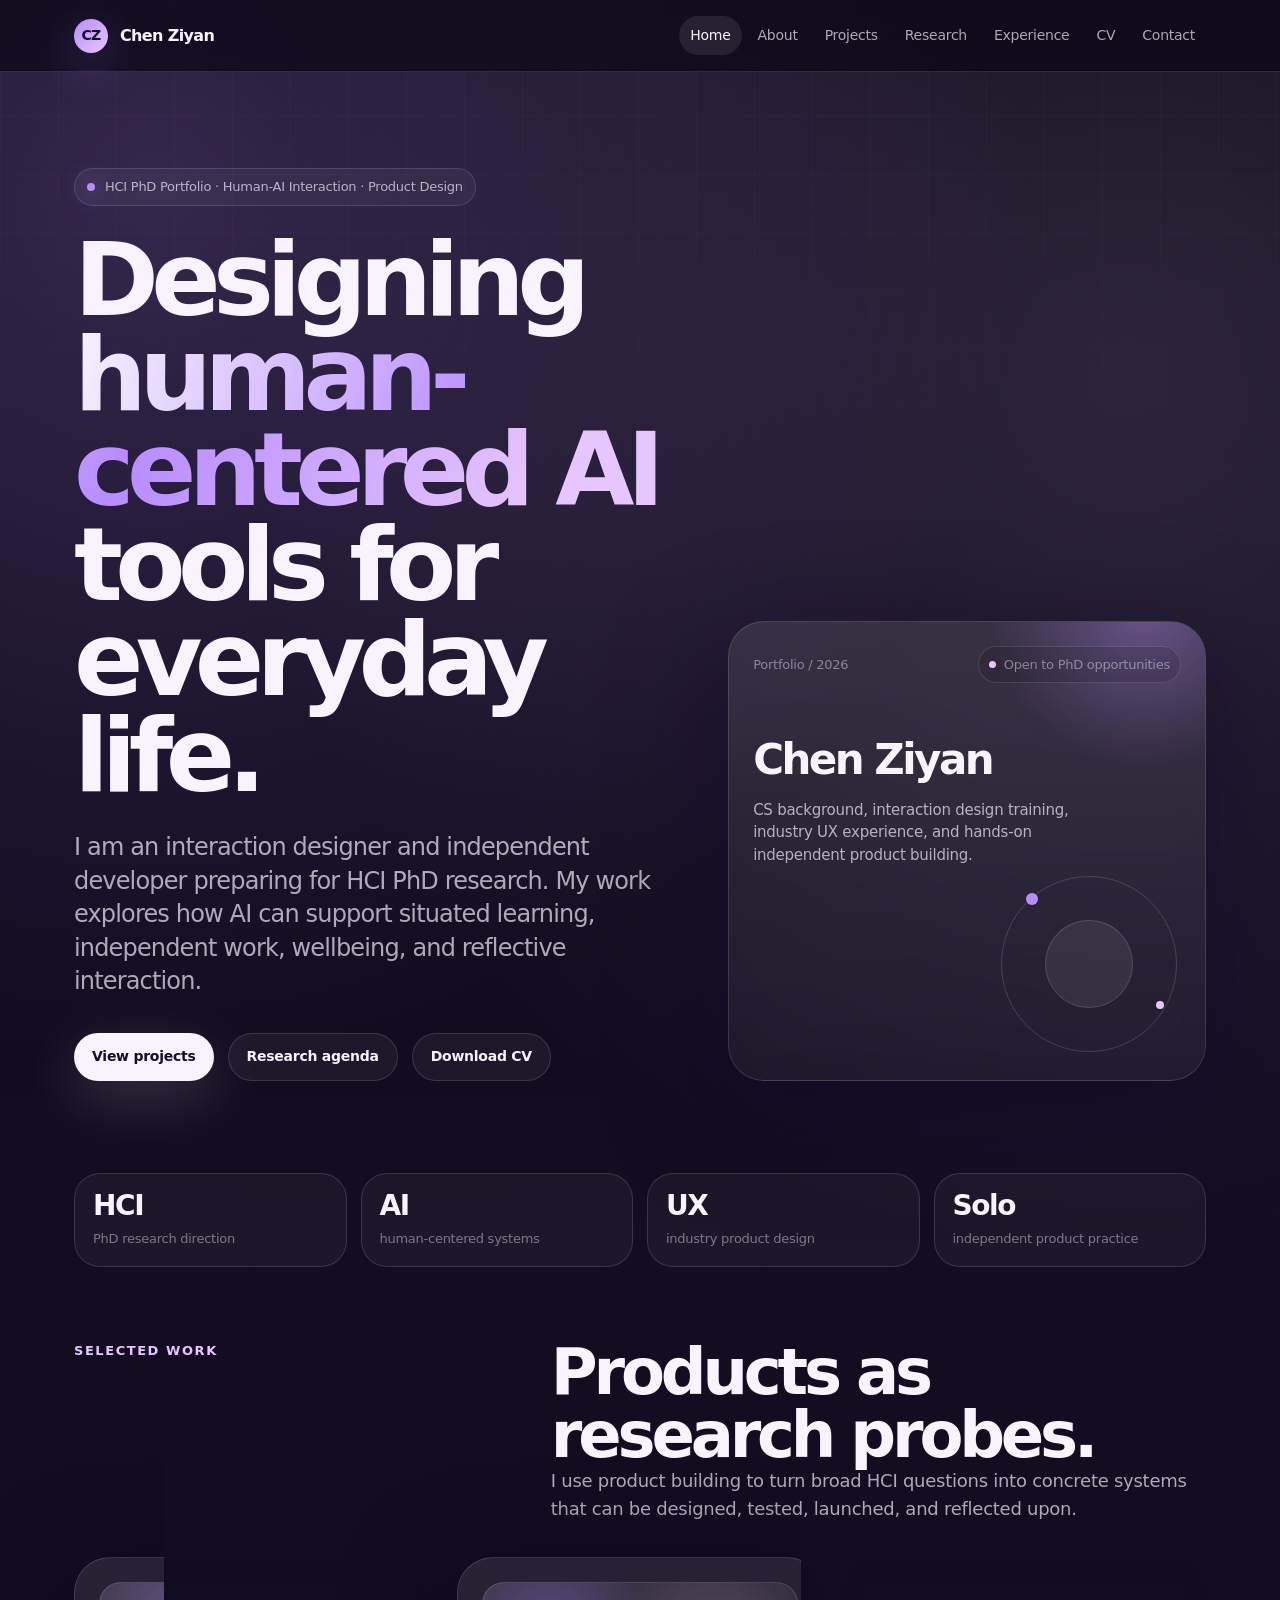
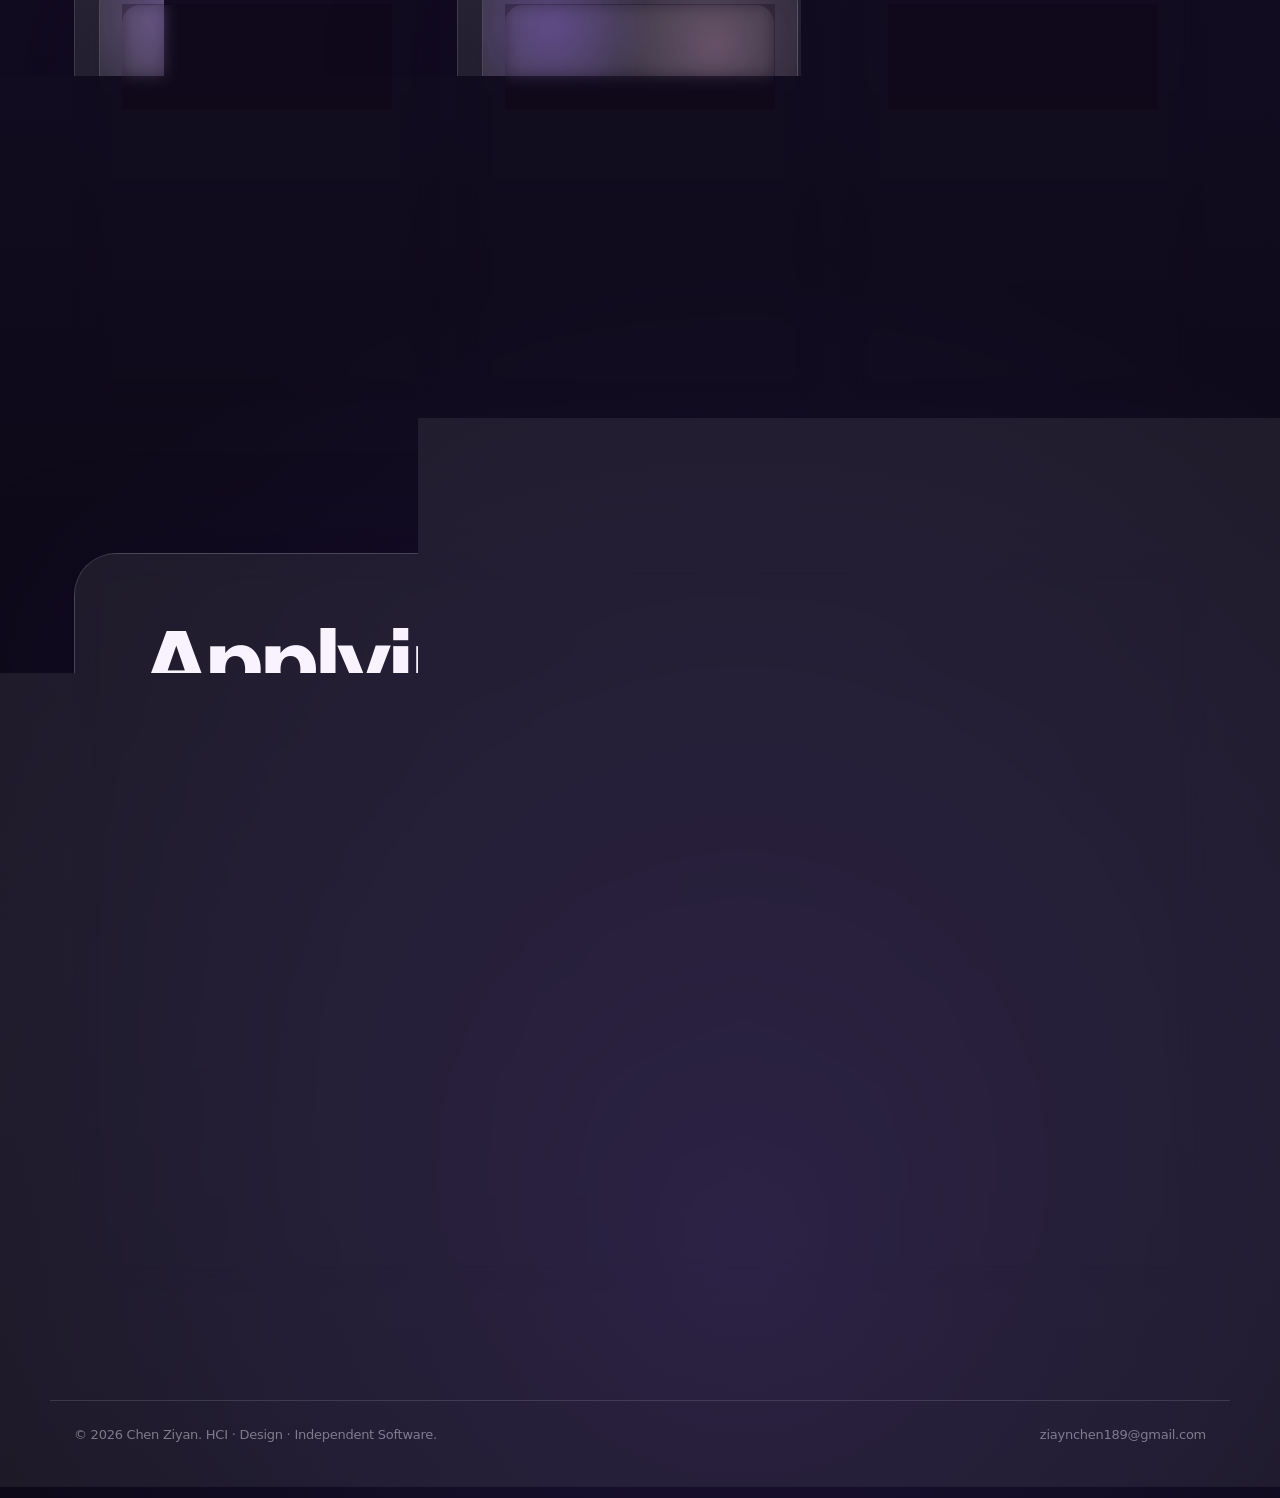
<file: index.html>
<!DOCTYPE html>
<html lang="en">
<head>
  <meta charset="UTF-8" />
  <meta name="viewport" content="width=device-width, initial-scale=1.0" />
  <title>Chen Ziyan — HCI PhD Portfolio</title>
  <meta name="description" content="HCI PhD portfolio of Chen Ziyan, interaction designer and independent developer focused on Human-AI Interaction." />
  <link rel="stylesheet" href="styles.css" />
</head>
<body>
  <div class="page">
    
    <nav class="nav">
      <div class="nav-inner">
        <a href="index.html" class="brand" aria-label="Go to homepage">
          <span class="brand-mark">CZ</span>
          <span>Chen Ziyan</span>
        </a>
        <button class="nav-toggle" data-nav-toggle aria-label="Toggle navigation">Menu</button>
        <div class="nav-links" data-nav-links>
          <a class="active" href="index.html">Home</a><a href="about.html">About</a><a href="projects.html">Projects</a><a href="research.html">Research</a><a href="experience.html">Experience</a><a href="cv.html">CV</a><a href="mailto:ziaynchen189@gmail.com">Contact</a>
        </div>
      </div>
    </nav>
    <main>

      <div class="container">
        <header class="hero">
          <div>
            <div class="eyebrow reveal"><span class="eyebrow-dot"></span> HCI PhD Portfolio · Human-AI Interaction · Product Design</div>
            <h1 class="reveal">Designing <span class="title-accent">human-centered AI</span> tools for everyday life.</h1>
            <p class="hero-copy reveal">I am an interaction designer and independent developer preparing for HCI PhD research. My work explores how AI can support situated learning, independent work, wellbeing, and reflective interaction.</p>
            <div class="hero-actions reveal">
              <a class="button button-primary" href="projects.html">View projects</a>
              <a class="button button-secondary" href="research.html">Research agenda</a>
              <a class="button button-secondary" href="assets/Chen_Ziyan_PhD_CV.pdf" target="_blank" rel="noopener">Download CV</a>
            </div>
          </div>

          <aside class="hero-panel reveal" aria-label="Profile card">
            <div class="panel-top">
              <span>Portfolio / 2026</span>
              <span class="status-pill"><span class="signal"></span> Open to PhD opportunities</span>
            </div>
            <div class="panel-name">Chen Ziyan</div>
            <p class="panel-role">CS background, interaction design training, industry UX experience, and hands-on independent product building.</p>
            <div class="orbit" aria-hidden="true"><div class="orbit-inner"></div></div>
          </aside>
        </header>

        <div class="metrics reveal" aria-label="Profile highlights">
          <div class="metric"><span class="metric-value">HCI</span><span class="metric-label">PhD research direction</span></div>
          <div class="metric"><span class="metric-value">AI</span><span class="metric-label">human-centered systems</span></div>
          <div class="metric"><span class="metric-value">UX</span><span class="metric-label">industry product design</span></div>
          <div class="metric"><span class="metric-value">Solo</span><span class="metric-label">independent product practice</span></div>
        </div>
      </div>

      <section>
        <div class="container">
          <div class="section-head reveal">
            <div class="section-kicker">Selected work</div>
            <div>
              <h2 class="section-title">Products as research probes.</h2>
              <p class="section-copy">I use product building to turn broad HCI questions into concrete systems that can be designed, tested, launched, and reflected upon.</p>
            </div>
          </div>
          <div class="grid-3">
            <article class="project-card reveal">
              <div>
                <div class="project-visual"></div>
                <div class="project-meta"><span>Wellbeing · Safety</span><span>iOS</span></div>
                <h3 class="project-title">SoloCare</h3>
                <p class="project-desc">A daily safety check-in app for solo living, exploring care, reassurance, trusted contacts, and non-intrusive wellbeing interaction.</p>
              </div>
              <a class="project-link" href="projects.html#solocare">Read project →</a>
            </article>
            <article class="project-card reveal">
              <div>
                <div class="project-visual"></div>
                <div class="project-meta"><span>Solo work · Productivity</span><span>iOS</span></div>
                <h3 class="project-title">Solo HQ</h3>
                <p class="project-desc">A one-person business workspace connecting tasks, projects, finance, and business rhythm for AI-era independent creators.</p>
              </div>
              <a class="project-link" href="projects.html#solohq">Read project →</a>
            </article>
            <article class="project-card reveal">
              <div>
                <div class="project-visual"></div>
                <div class="project-meta"><span>AI · Language learning</span><span>Prototype</span></div>
                <h3 class="project-title">SoloSpeak</h3>
                <p class="project-desc">A scenario-based English learning product that links user goals, daily tasks, vocabulary, speaking practice, and review.</p>
              </div>
              <a class="project-link" href="projects.html#solospeak">Read project →</a>
            </article>
          </div>
        </div>
      </section>

      <section>
        <div class="container">
          <div class="contact-card reveal">
            <h2>Applying to HCI PhD programs with a practice-led research agenda.</h2>
            <p>My current interests center on Human-AI Interaction, AI-supported learning, independent work systems, reflective wellbeing technologies, and design methods for AI-native products.</p>
            <div class="contact-links">
              <a class="button button-primary" href="research.html">View research</a>
              <a class="button button-secondary" href="mailto:ziaynchen189@gmail.com">Contact me</a>
            </div>
          </div>
        </div>
      </section>

    </main>
    <footer class="footer">
      <div class="footer-inner">
        <span>© 2026 Chen Ziyan. HCI · Design · Independent Software.</span>
        <span><a href="mailto:ziaynchen189@gmail.com">ziaynchen189@gmail.com</a></span>
      </div>
    </footer>
  </div>
  <script src="script.js"></script>
</body>
</html>
</file>
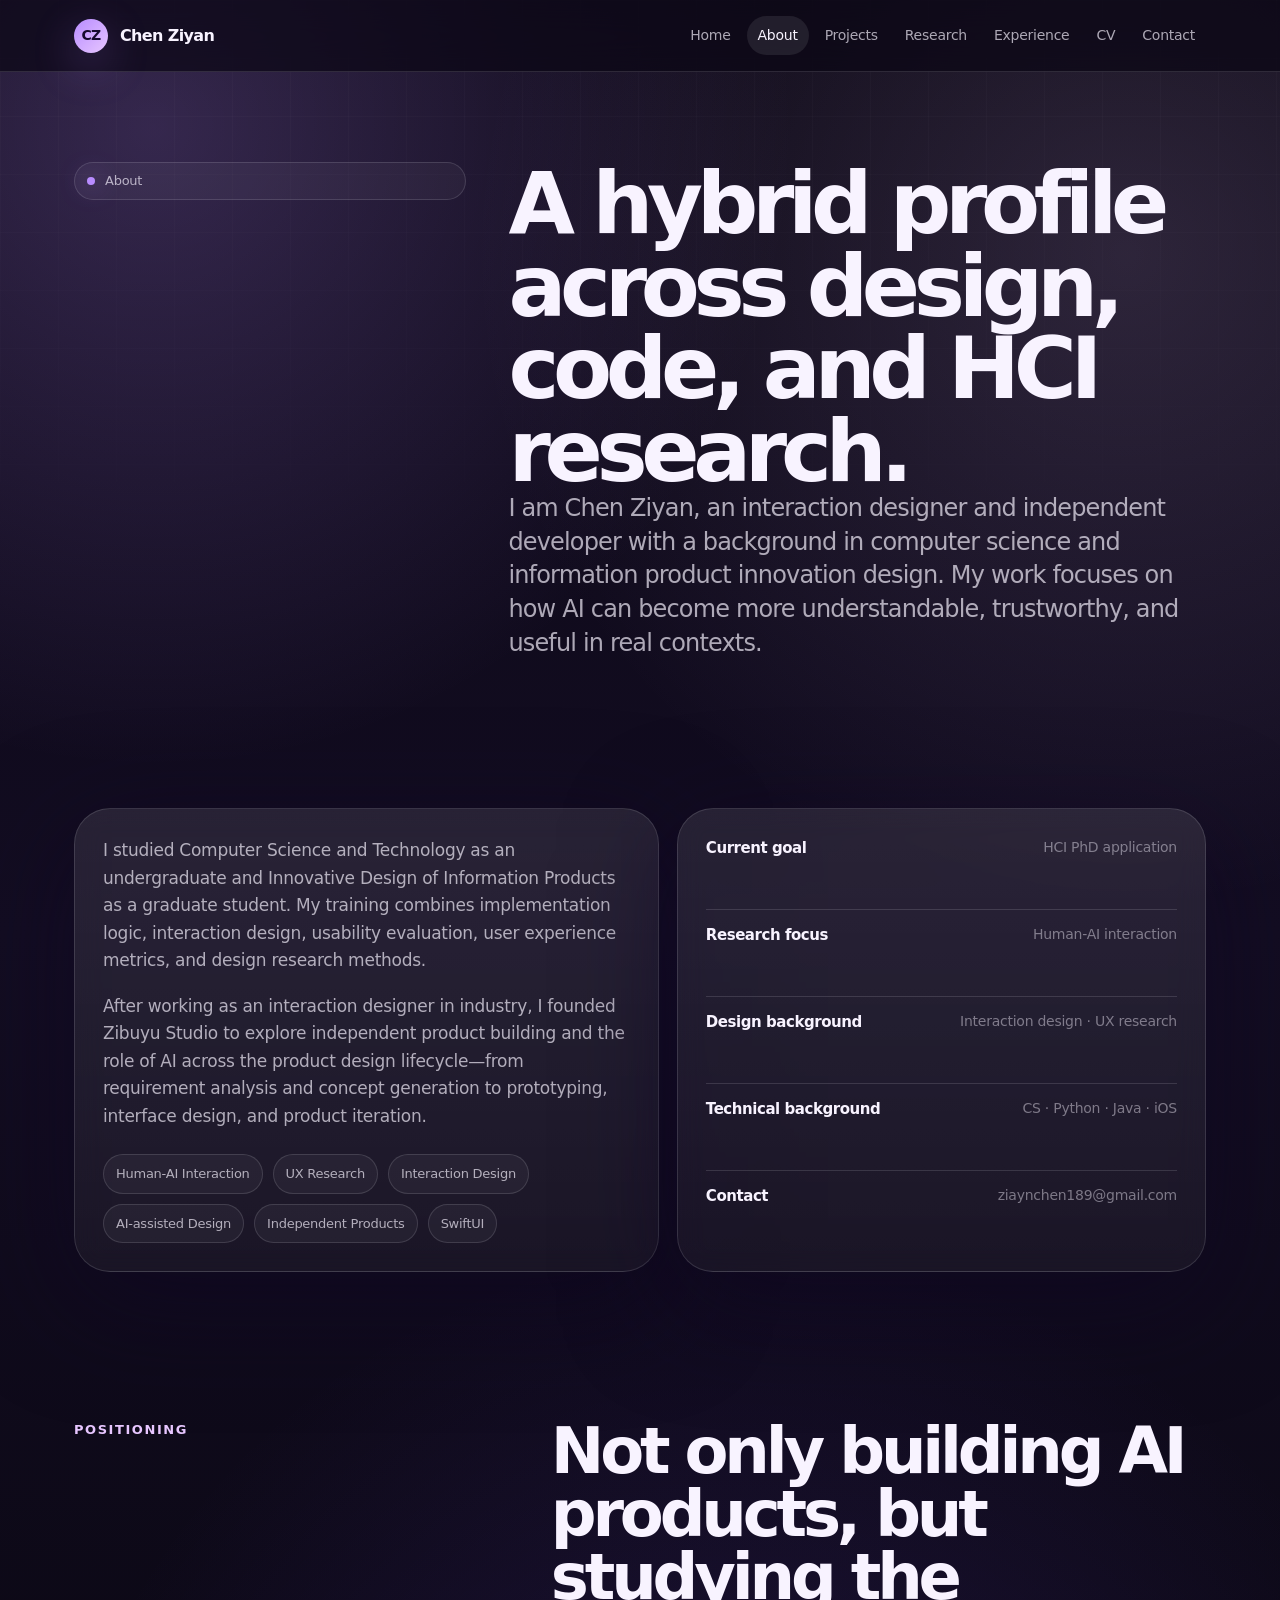
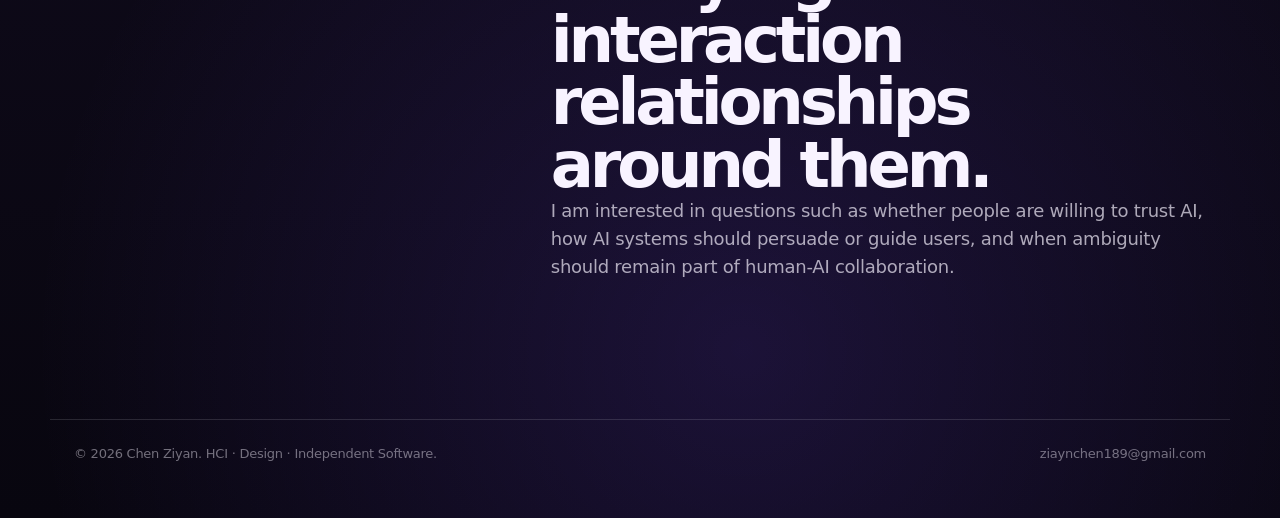
<file: about.html>
<!DOCTYPE html>
<html lang="en">
<head>
  <meta charset="UTF-8" />
  <meta name="viewport" content="width=device-width, initial-scale=1.0" />
  <title>About — Chen Ziyan</title>
  <meta name="description" content="About Chen Ziyan, HCI PhD applicant, interaction designer, and independent developer." />
  <link rel="stylesheet" href="styles.css" />
</head>
<body>
  <div class="page">
    
    <nav class="nav">
      <div class="nav-inner">
        <a href="index.html" class="brand" aria-label="Go to homepage">
          <span class="brand-mark">CZ</span>
          <span>Chen Ziyan</span>
        </a>
        <button class="nav-toggle" data-nav-toggle aria-label="Toggle navigation">Menu</button>
        <div class="nav-links" data-nav-links>
          <a href="index.html">Home</a><a class="active" href="about.html">About</a><a href="projects.html">Projects</a><a href="research.html">Research</a><a href="experience.html">Experience</a><a href="cv.html">CV</a><a href="mailto:ziaynchen189@gmail.com">Contact</a>
        </div>
      </div>
    </nav>
    <main>

      <div class="container">
        <header class="page-hero">
          <div class="eyebrow reveal"><span class="eyebrow-dot"></span> About</div>
          <div>
            <h1 class="page-title reveal">A hybrid profile across design, code, and HCI research.</h1>
            <p class="page-copy reveal">I am Chen Ziyan, an interaction designer and independent developer with a background in computer science and information product innovation design. My work focuses on how AI can become more understandable, trustworthy, and useful in real contexts.</p>
          </div>
        </header>
      </div>

      <section>
        <div class="container">
          <div class="grid-2">
            <div class="glass-card reveal">
              <p>I studied Computer Science and Technology as an undergraduate and Innovative Design of Information Products as a graduate student. My training combines implementation logic, interaction design, usability evaluation, user experience metrics, and design research methods.</p>
              <p style="margin-top:18px;">After working as an interaction designer in industry, I founded Zibuyu Studio to explore independent product building and the role of AI across the product design lifecycle—from requirement analysis and concept generation to prototyping, interface design, and product iteration.</p>
              <div class="tag-list">
                <span class="tag">Human-AI Interaction</span>
                <span class="tag">UX Research</span>
                <span class="tag">Interaction Design</span>
                <span class="tag">AI-assisted Design</span>
                <span class="tag">Independent Products</span>
                <span class="tag">SwiftUI</span>
              </div>
            </div>
            <div class="glass-card stack-card reveal">
              <div class="stack-item"><strong>Current goal</strong><span>HCI PhD application</span></div>
              <div class="stack-item"><strong>Research focus</strong><span>Human-AI interaction</span></div>
              <div class="stack-item"><strong>Design background</strong><span>Interaction design · UX research</span></div>
              <div class="stack-item"><strong>Technical background</strong><span>CS · Python · Java · iOS</span></div>
              <div class="stack-item"><strong>Contact</strong><span>ziaynchen189@gmail.com</span></div>
            </div>
          </div>
        </div>
      </section>

      <section>
        <div class="container">
          <div class="section-head reveal">
            <div class="section-kicker">Positioning</div>
            <div>
              <h2 class="section-title">Not only building AI products, but studying the interaction relationships around them.</h2>
              <p class="section-copy">I am interested in questions such as whether people are willing to trust AI, how AI systems should persuade or guide users, and when ambiguity should remain part of human-AI collaboration.</p>
            </div>
          </div>
        </div>
      </section>

    </main>
    <footer class="footer">
      <div class="footer-inner">
        <span>© 2026 Chen Ziyan. HCI · Design · Independent Software.</span>
        <span><a href="mailto:ziaynchen189@gmail.com">ziaynchen189@gmail.com</a></span>
      </div>
    </footer>
  </div>
  <script src="script.js"></script>
</body>
</html>
</file>
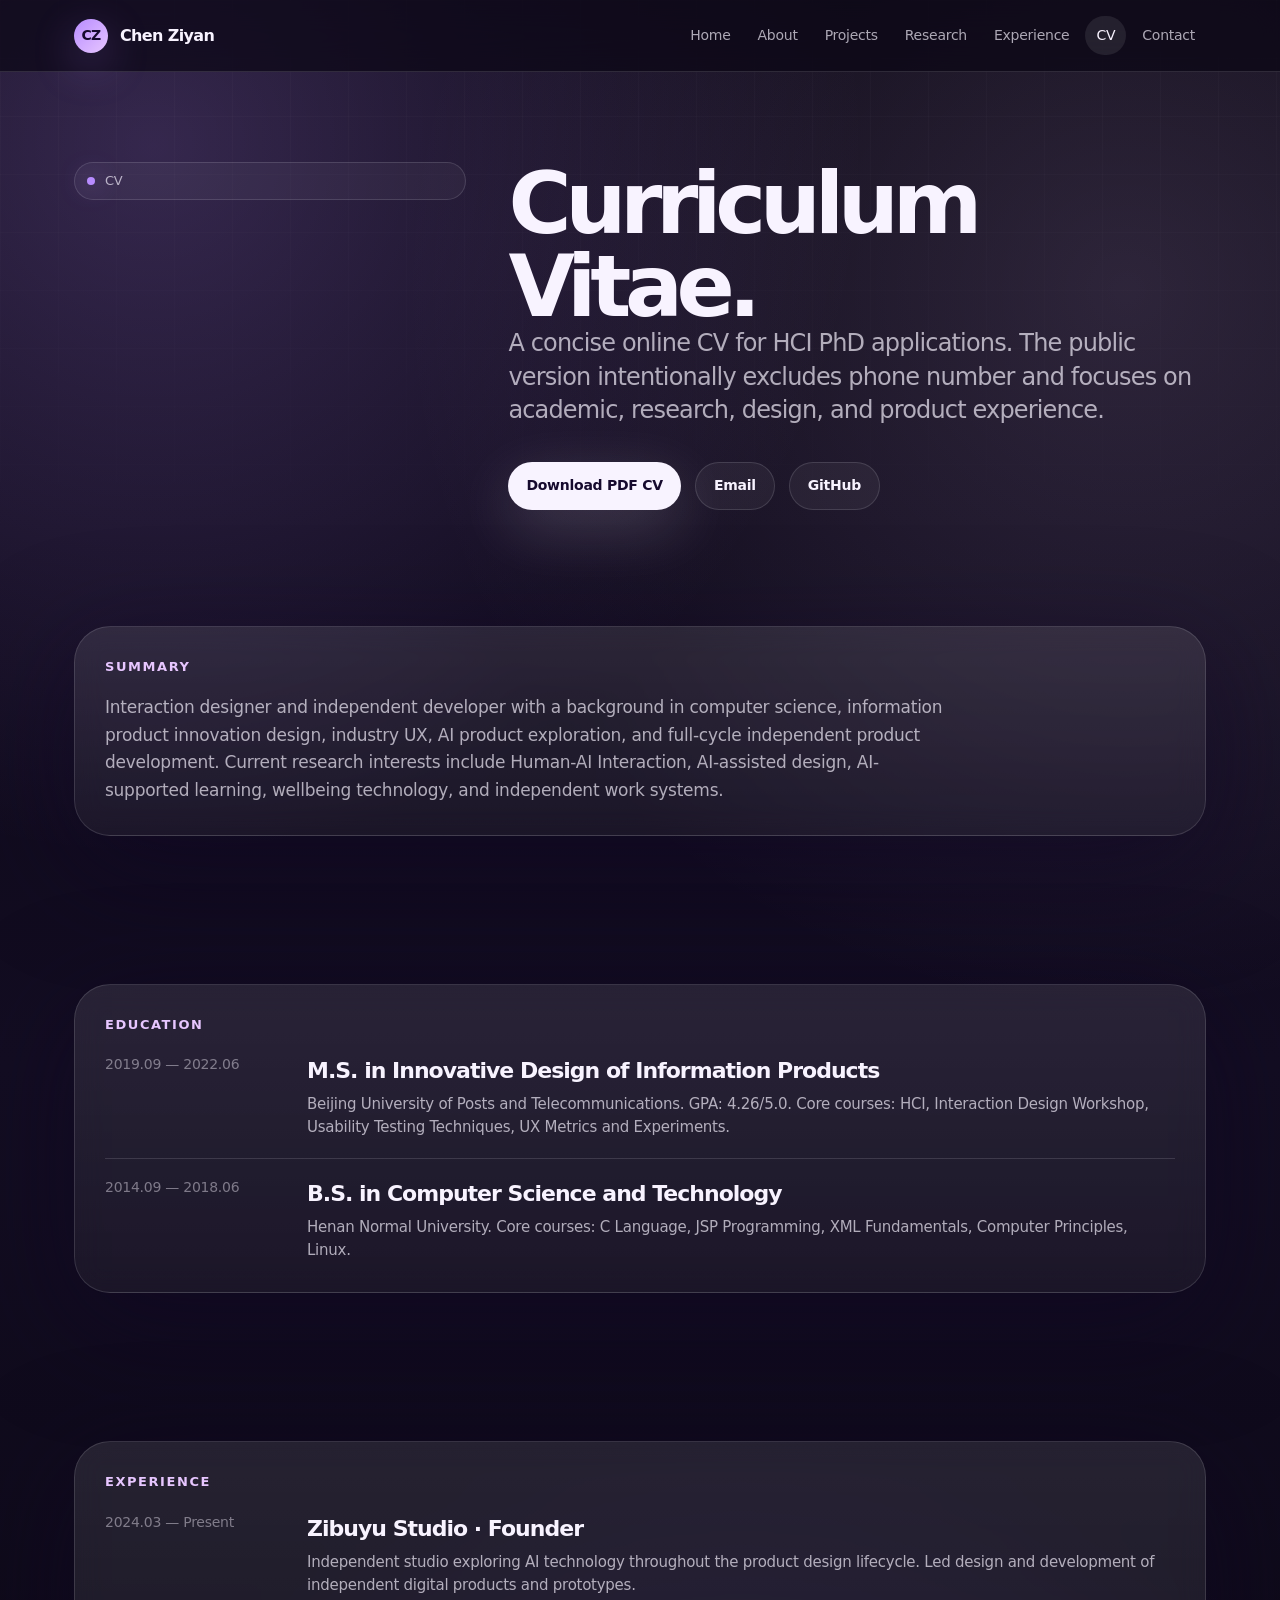
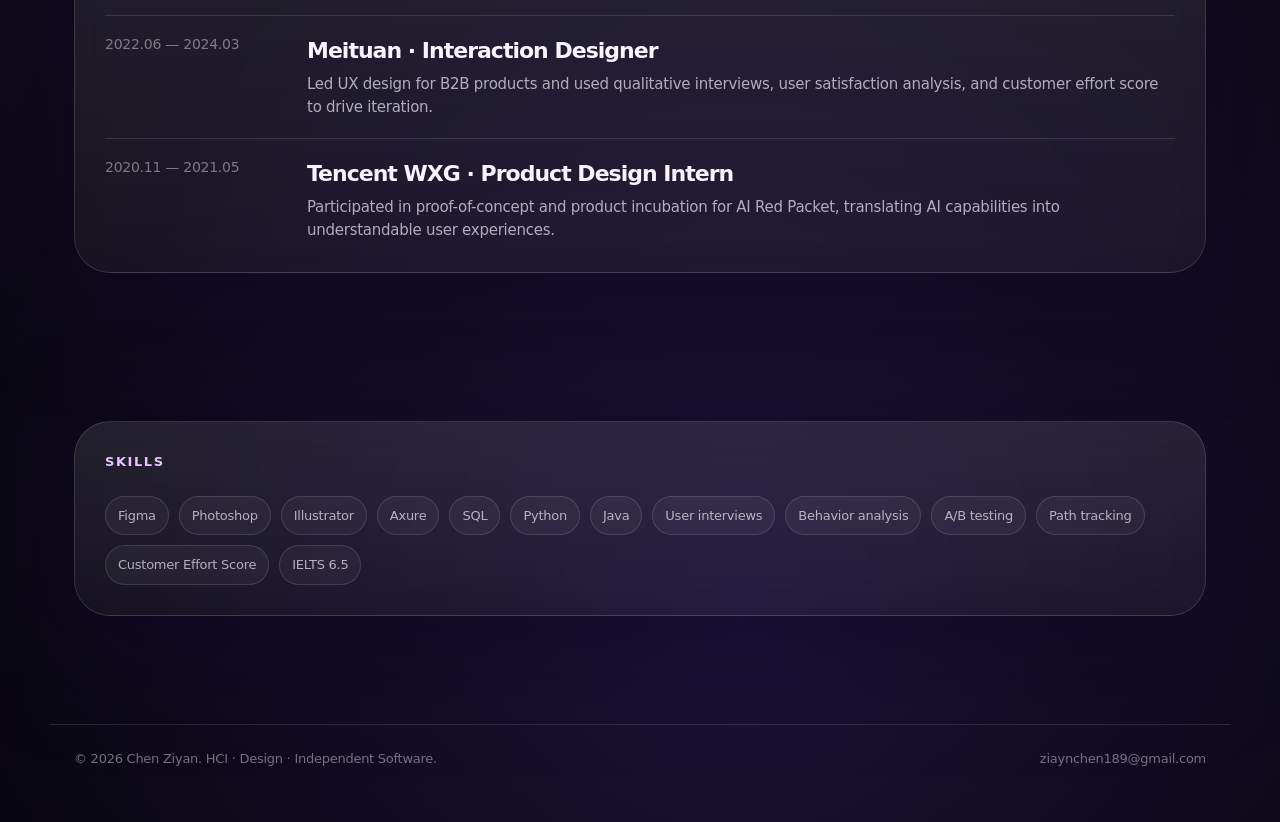
<file: cv.html>
<!DOCTYPE html>
<html lang="en">
<head>
  <meta charset="UTF-8" />
  <meta name="viewport" content="width=device-width, initial-scale=1.0" />
  <title>CV — Chen Ziyan</title>
  <meta name="description" content="Curriculum Vitae of Chen Ziyan for HCI PhD applications." />
  <link rel="stylesheet" href="styles.css" />
</head>
<body>
  <div class="page">
    
    <nav class="nav">
      <div class="nav-inner">
        <a href="index.html" class="brand" aria-label="Go to homepage">
          <span class="brand-mark">CZ</span>
          <span>Chen Ziyan</span>
        </a>
        <button class="nav-toggle" data-nav-toggle aria-label="Toggle navigation">Menu</button>
        <div class="nav-links" data-nav-links>
          <a href="index.html">Home</a><a href="about.html">About</a><a href="projects.html">Projects</a><a href="research.html">Research</a><a href="experience.html">Experience</a><a class="active" href="cv.html">CV</a><a href="mailto:ziaynchen189@gmail.com">Contact</a>
        </div>
      </div>
    </nav>
    <main>

      <div class="container">
        <header class="page-hero">
          <div class="eyebrow reveal"><span class="eyebrow-dot"></span> CV</div>
          <div>
            <h1 class="page-title reveal">Curriculum Vitae.</h1>
            <p class="page-copy reveal">A concise online CV for HCI PhD applications. The public version intentionally excludes phone number and focuses on academic, research, design, and product experience.</p>
            <div class="hero-actions reveal">
              <a class="button button-primary" href="assets/Chen_Ziyan_PhD_CV.pdf" target="_blank" rel="noopener">Download PDF CV</a>
              <a class="button button-secondary" href="mailto:ziaynchen189@gmail.com">Email</a>
              <a class="button button-secondary" href="https://github.com/ziyanchen" target="_blank" rel="noopener">GitHub</a>
            </div>
          </div>
        </header>
      </div>

      <section>
        <div class="container">
          <div class="cv-panel reveal">
            <div class="section-kicker">Summary</div>
            <p class="body-text" style="margin-top:18px; max-width:850px;">Interaction designer and independent developer with a background in computer science, information product innovation design, industry UX, AI product exploration, and full-cycle independent product development. Current research interests include Human-AI Interaction, AI-assisted design, AI-supported learning, wellbeing technology, and independent work systems.</p>
          </div>
        </div>
      </section>

      <section>
        <div class="container">
          <div class="cv-panel reveal">
            <div class="section-kicker">Education</div>
            <div class="cv-list">
              <div class="cv-item">
                <div class="cv-date">2019.09 — 2022.06</div>
                <div><h3>M.S. in Innovative Design of Information Products</h3><p>Beijing University of Posts and Telecommunications. GPA: 4.26/5.0. Core courses: HCI, Interaction Design Workshop, Usability Testing Techniques, UX Metrics and Experiments.</p></div>
              </div>
              <div class="cv-item">
                <div class="cv-date">2014.09 — 2018.06</div>
                <div><h3>B.S. in Computer Science and Technology</h3><p>Henan Normal University. Core courses: C Language, JSP Programming, XML Fundamentals, Computer Principles, Linux.</p></div>
              </div>
            </div>
          </div>
        </div>
      </section>

      <section>
        <div class="container">
          <div class="cv-panel reveal">
            <div class="section-kicker">Experience</div>
            <div class="cv-list">
              <div class="cv-item">
                <div class="cv-date">2024.03 — Present</div>
                <div><h3>Zibuyu Studio · Founder</h3><p>Independent studio exploring AI technology throughout the product design lifecycle. Led design and development of independent digital products and prototypes.</p></div>
              </div>
              <div class="cv-item">
                <div class="cv-date">2022.06 — 2024.03</div>
                <div><h3>Meituan · Interaction Designer</h3><p>Led UX design for B2B products and used qualitative interviews, user satisfaction analysis, and customer effort score to drive iteration.</p></div>
              </div>
              <div class="cv-item">
                <div class="cv-date">2020.11 — 2021.05</div>
                <div><h3>Tencent WXG · Product Design Intern</h3><p>Participated in proof-of-concept and product incubation for AI Red Packet, translating AI capabilities into understandable user experiences.</p></div>
              </div>
            </div>
          </div>
        </div>
      </section>

      <section>
        <div class="container">
          <div class="cv-panel reveal">
            <div class="section-kicker">Skills</div>
            <div class="tag-list">
              <span class="tag">Figma</span><span class="tag">Photoshop</span><span class="tag">Illustrator</span><span class="tag">Axure</span><span class="tag">SQL</span><span class="tag">Python</span><span class="tag">Java</span><span class="tag">User interviews</span><span class="tag">Behavior analysis</span><span class="tag">A/B testing</span><span class="tag">Path tracking</span><span class="tag">Customer Effort Score</span><span class="tag">IELTS 6.5</span>
            </div>
          </div>
        </div>
      </section>

    </main>
    <footer class="footer">
      <div class="footer-inner">
        <span>© 2026 Chen Ziyan. HCI · Design · Independent Software.</span>
        <span><a href="mailto:ziaynchen189@gmail.com">ziaynchen189@gmail.com</a></span>
      </div>
    </footer>
  </div>
  <script src="script.js"></script>
</body>
</html>
</file>
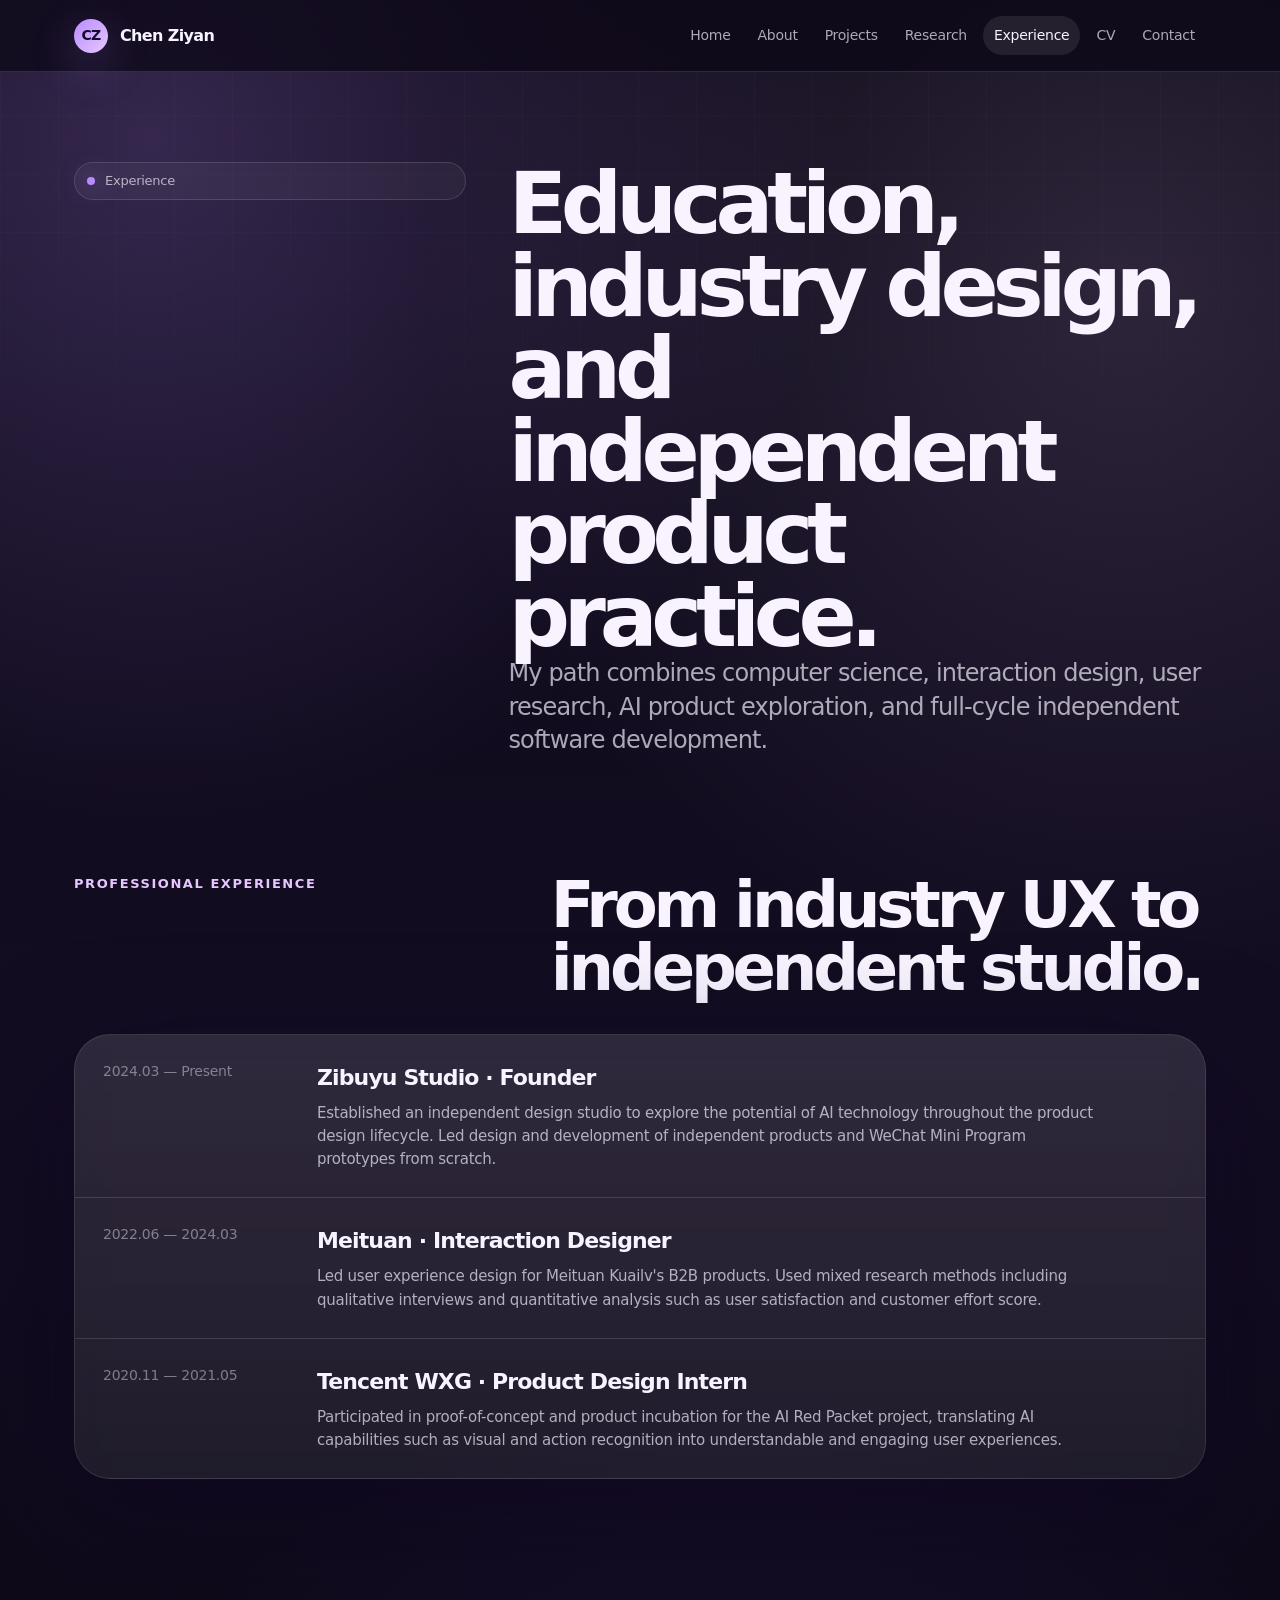
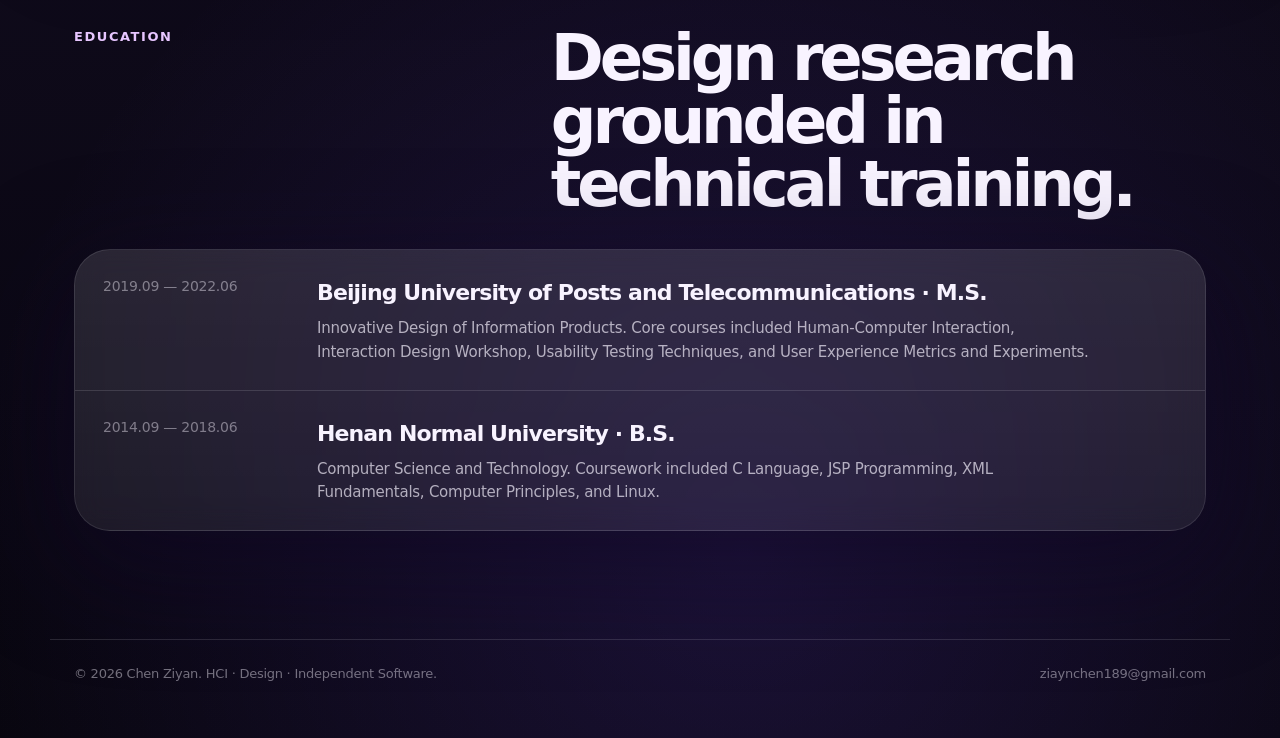
<file: experience.html>
<!DOCTYPE html>
<html lang="en">
<head>
  <meta charset="UTF-8" />
  <meta name="viewport" content="width=device-width, initial-scale=1.0" />
  <title>Experience — Chen Ziyan</title>
  <meta name="description" content="Education and professional experience of Chen Ziyan." />
  <link rel="stylesheet" href="styles.css" />
</head>
<body>
  <div class="page">
    
    <nav class="nav">
      <div class="nav-inner">
        <a href="index.html" class="brand" aria-label="Go to homepage">
          <span class="brand-mark">CZ</span>
          <span>Chen Ziyan</span>
        </a>
        <button class="nav-toggle" data-nav-toggle aria-label="Toggle navigation">Menu</button>
        <div class="nav-links" data-nav-links>
          <a href="index.html">Home</a><a href="about.html">About</a><a href="projects.html">Projects</a><a href="research.html">Research</a><a class="active" href="experience.html">Experience</a><a href="cv.html">CV</a><a href="mailto:ziaynchen189@gmail.com">Contact</a>
        </div>
      </div>
    </nav>
    <main>

      <div class="container">
        <header class="page-hero">
          <div class="eyebrow reveal"><span class="eyebrow-dot"></span> Experience</div>
          <div>
            <h1 class="page-title reveal">Education, industry design, and independent product practice.</h1>
            <p class="page-copy reveal">My path combines computer science, interaction design, user research, AI product exploration, and full-cycle independent software development.</p>
          </div>
        </header>
      </div>

      <section>
        <div class="container">
          <div class="section-head reveal">
            <div class="section-kicker">Professional experience</div>
            <div><h2 class="section-title">From industry UX to independent studio.</h2></div>
          </div>
          <div class="timeline reveal">
            <div class="timeline-row">
              <div class="timeline-date">2024.03 — Present</div>
              <div>
                <h3>Zibuyu Studio · Founder</h3>
                <p>Established an independent design studio to explore the potential of AI technology throughout the product design lifecycle. Led design and development of independent products and WeChat Mini Program prototypes from scratch.</p>
              </div>
            </div>
            <div class="timeline-row">
              <div class="timeline-date">2022.06 — 2024.03</div>
              <div>
                <h3>Meituan · Interaction Designer</h3>
                <p>Led user experience design for Meituan Kuailv's B2B products. Used mixed research methods including qualitative interviews and quantitative analysis such as user satisfaction and customer effort score.</p>
              </div>
            </div>
            <div class="timeline-row">
              <div class="timeline-date">2020.11 — 2021.05</div>
              <div>
                <h3>Tencent WXG · Product Design Intern</h3>
                <p>Participated in proof-of-concept and product incubation for the AI Red Packet project, translating AI capabilities such as visual and action recognition into understandable and engaging user experiences.</p>
              </div>
            </div>
          </div>
        </div>
      </section>

      <section>
        <div class="container">
          <div class="section-head reveal">
            <div class="section-kicker">Education</div>
            <div><h2 class="section-title">Design research grounded in technical training.</h2></div>
          </div>
          <div class="timeline reveal">
            <div class="timeline-row">
              <div class="timeline-date">2019.09 — 2022.06</div>
              <div>
                <h3>Beijing University of Posts and Telecommunications · M.S.</h3>
                <p>Innovative Design of Information Products. Core courses included Human-Computer Interaction, Interaction Design Workshop, Usability Testing Techniques, and User Experience Metrics and Experiments.</p>
              </div>
            </div>
            <div class="timeline-row">
              <div class="timeline-date">2014.09 — 2018.06</div>
              <div>
                <h3>Henan Normal University · B.S.</h3>
                <p>Computer Science and Technology. Coursework included C Language, JSP Programming, XML Fundamentals, Computer Principles, and Linux.</p>
              </div>
            </div>
          </div>
        </div>
      </section>

    </main>
    <footer class="footer">
      <div class="footer-inner">
        <span>© 2026 Chen Ziyan. HCI · Design · Independent Software.</span>
        <span><a href="mailto:ziaynchen189@gmail.com">ziaynchen189@gmail.com</a></span>
      </div>
    </footer>
  </div>
  <script src="script.js"></script>
</body>
</html>
</file>
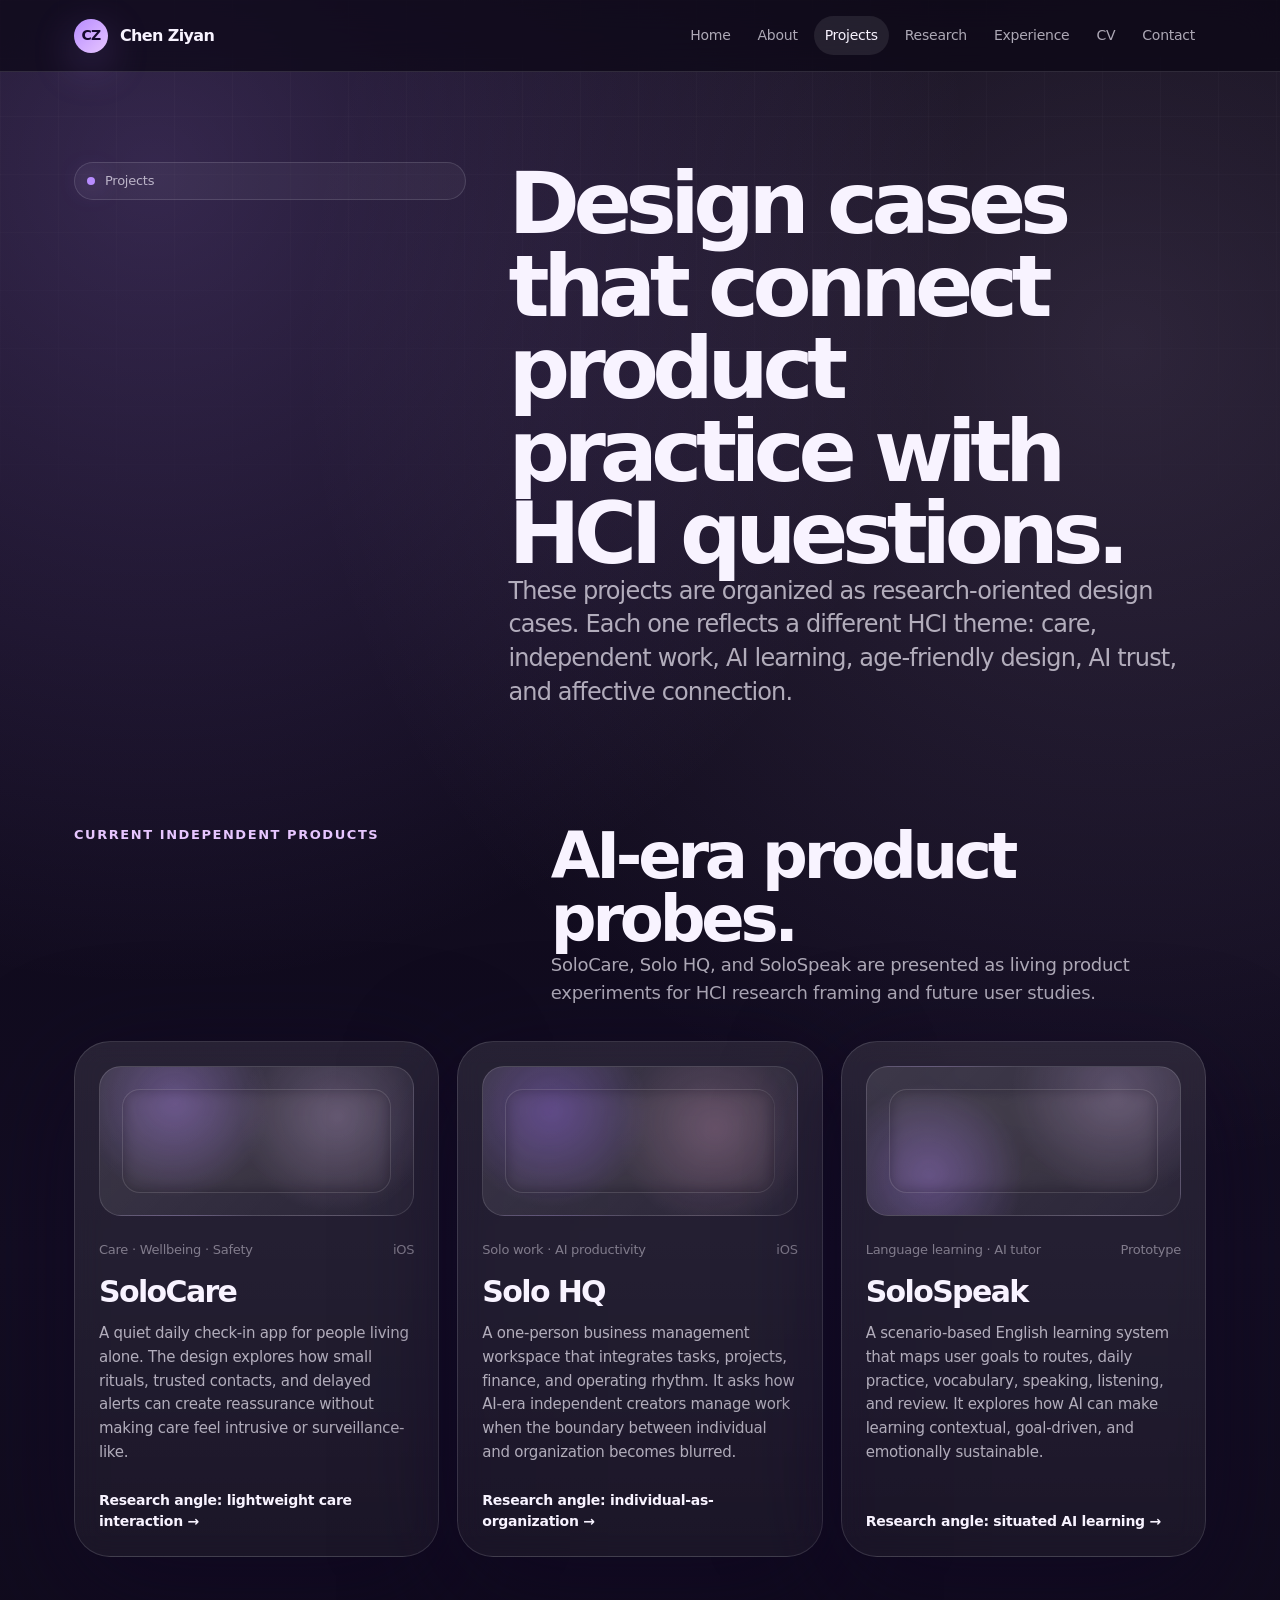
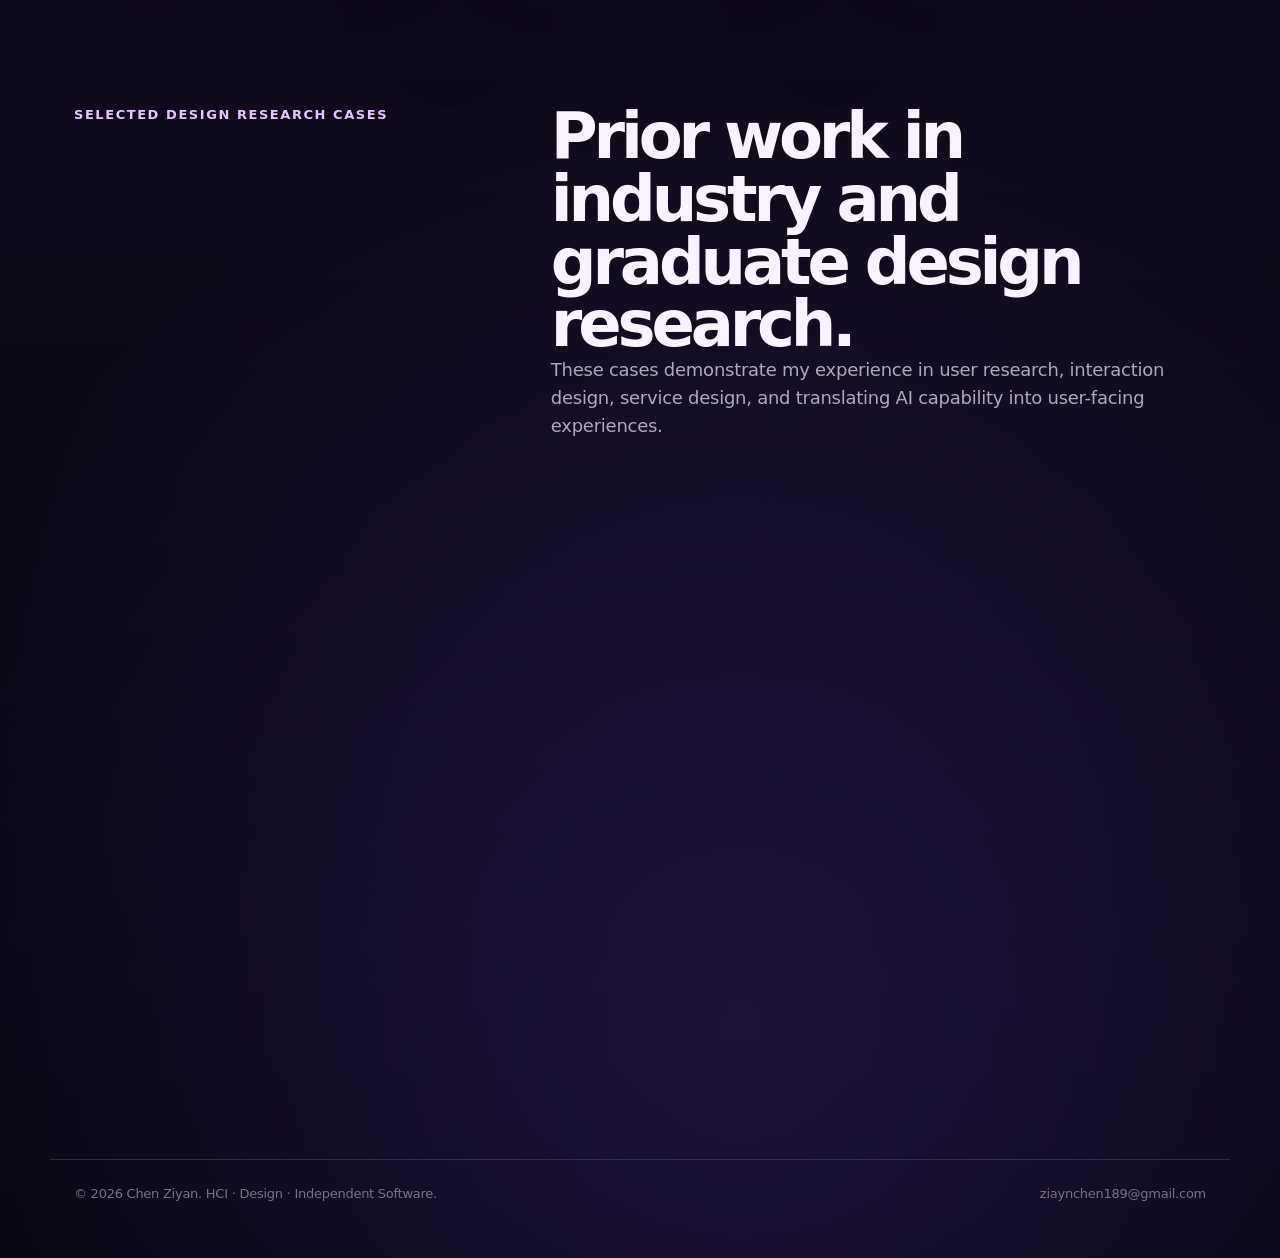
<file: projects.html>
<!DOCTYPE html>
<html lang="en">
<head>
  <meta charset="UTF-8" />
  <meta name="viewport" content="width=device-width, initial-scale=1.0" />
  <title>Projects — Chen Ziyan</title>
  <meta name="description" content="Selected product and design research projects by Chen Ziyan." />
  <link rel="stylesheet" href="styles.css" />
</head>
<body>
  <div class="page">
    
    <nav class="nav">
      <div class="nav-inner">
        <a href="index.html" class="brand" aria-label="Go to homepage">
          <span class="brand-mark">CZ</span>
          <span>Chen Ziyan</span>
        </a>
        <button class="nav-toggle" data-nav-toggle aria-label="Toggle navigation">Menu</button>
        <div class="nav-links" data-nav-links>
          <a href="index.html">Home</a><a href="about.html">About</a><a class="active" href="projects.html">Projects</a><a href="research.html">Research</a><a href="experience.html">Experience</a><a href="cv.html">CV</a><a href="mailto:ziaynchen189@gmail.com">Contact</a>
        </div>
      </div>
    </nav>
    <main>

      <div class="container">
        <header class="page-hero">
          <div class="eyebrow reveal"><span class="eyebrow-dot"></span> Projects</div>
          <div>
            <h1 class="page-title reveal">Design cases that connect product practice with HCI questions.</h1>
            <p class="page-copy reveal">These projects are organized as research-oriented design cases. Each one reflects a different HCI theme: care, independent work, AI learning, age-friendly design, AI trust, and affective connection.</p>
          </div>
        </header>
      </div>

      <section>
        <div class="container">
          <div class="section-head reveal">
            <div class="section-kicker">Current independent products</div>
            <div>
              <h2 class="section-title">AI-era product probes.</h2>
              <p class="section-copy">SoloCare, Solo HQ, and SoloSpeak are presented as living product experiments for HCI research framing and future user studies.</p>
            </div>
          </div>
          <div class="grid-3">
            <article id="solocare" class="project-card reveal">
              <div>
                <div class="project-visual"></div>
                <div class="project-meta"><span>Care · Wellbeing · Safety</span><span>iOS</span></div>
                <h3 class="project-title">SoloCare</h3>
                <p class="project-desc">A quiet daily check-in app for people living alone. The design explores how small rituals, trusted contacts, and delayed alerts can create reassurance without making care feel intrusive or surveillance-like.</p>
              </div>
              <span class="project-link">Research angle: lightweight care interaction →</span>
            </article>
            <article id="solohq" class="project-card reveal">
              <div>
                <div class="project-visual"></div>
                <div class="project-meta"><span>Solo work · AI productivity</span><span>iOS</span></div>
                <h3 class="project-title">Solo HQ</h3>
                <p class="project-desc">A one-person business management workspace that integrates tasks, projects, finance, and operating rhythm. It asks how AI-era independent creators manage work when the boundary between individual and organization becomes blurred.</p>
              </div>
              <span class="project-link">Research angle: individual-as-organization →</span>
            </article>
            <article id="solospeak" class="project-card reveal">
              <div>
                <div class="project-visual"></div>
                <div class="project-meta"><span>Language learning · AI tutor</span><span>Prototype</span></div>
                <h3 class="project-title">SoloSpeak</h3>
                <p class="project-desc">A scenario-based English learning system that maps user goals to routes, daily practice, vocabulary, speaking, listening, and review. It explores how AI can make learning contextual, goal-driven, and emotionally sustainable.</p>
              </div>
              <span class="project-link">Research angle: situated AI learning →</span>
            </article>
          </div>
        </div>
      </section>

      <section>
        <div class="container">
          <div class="section-head reveal">
            <div class="section-kicker">Selected design research cases</div>
            <div>
              <h2 class="section-title">Prior work in industry and graduate design research.</h2>
              <p class="section-copy">These cases demonstrate my experience in user research, interaction design, service design, and translating AI capability into user-facing experiences.</p>
            </div>
          </div>
          <div class="grid-3">
            <article class="project-card reveal">
              <div>
                <div class="project-visual"></div>
                <div class="project-meta"><span>Meituan · B2B UX</span><span>2023</span></div>
                <h3 class="project-title">Age-Friendly Design for Kuailv Partner App</h3>
                <p class="project-desc">Led interaction design for a B2B product serving many middle-aged and elderly users. The redesign focused on simplifying features, clarifying information hierarchy, and visualizing user flows to reduce operation barriers.</p>
              </div>
              <span class="project-link">Outcome: task completion +21%, CES -30% →</span>
            </article>
            <article class="project-card reveal">
              <div>
                <div class="project-visual"></div>
                <div class="project-meta"><span>Tencent WXG · AI interaction</span><span>2022</span></div>
                <h3 class="project-title">Happy AI Red Packet</h3>
                <p class="project-desc">Designed interactive tasks based on AI capabilities such as expression recognition, pose estimation, and image recognition, focusing on immediate feedback, motivation, error tolerance, and user trust.</p>
              </div>
              <span class="project-link">Theme: AI capability to social experience →</span>
            </article>
            <article class="project-card reveal">
              <div>
                <div class="project-visual"></div>
                <div class="project-meta"><span>Service design · Affective connection</span><span>2020</span></div>
                <h3 class="project-title">HOME</h3>
                <p class="project-desc">A food-as-medium service system for intergenerational affective connection, combining a digital app, physical kitchen tutorial component, service blueprint, and key interface design.</p>
              </div>
              <span class="project-link">Theme: trust and emotional connection →</span>
            </article>
          </div>
        </div>
      </section>

    </main>
    <footer class="footer">
      <div class="footer-inner">
        <span>© 2026 Chen Ziyan. HCI · Design · Independent Software.</span>
        <span><a href="mailto:ziaynchen189@gmail.com">ziaynchen189@gmail.com</a></span>
      </div>
    </footer>
  </div>
  <script src="script.js"></script>
</body>
</html>
</file>
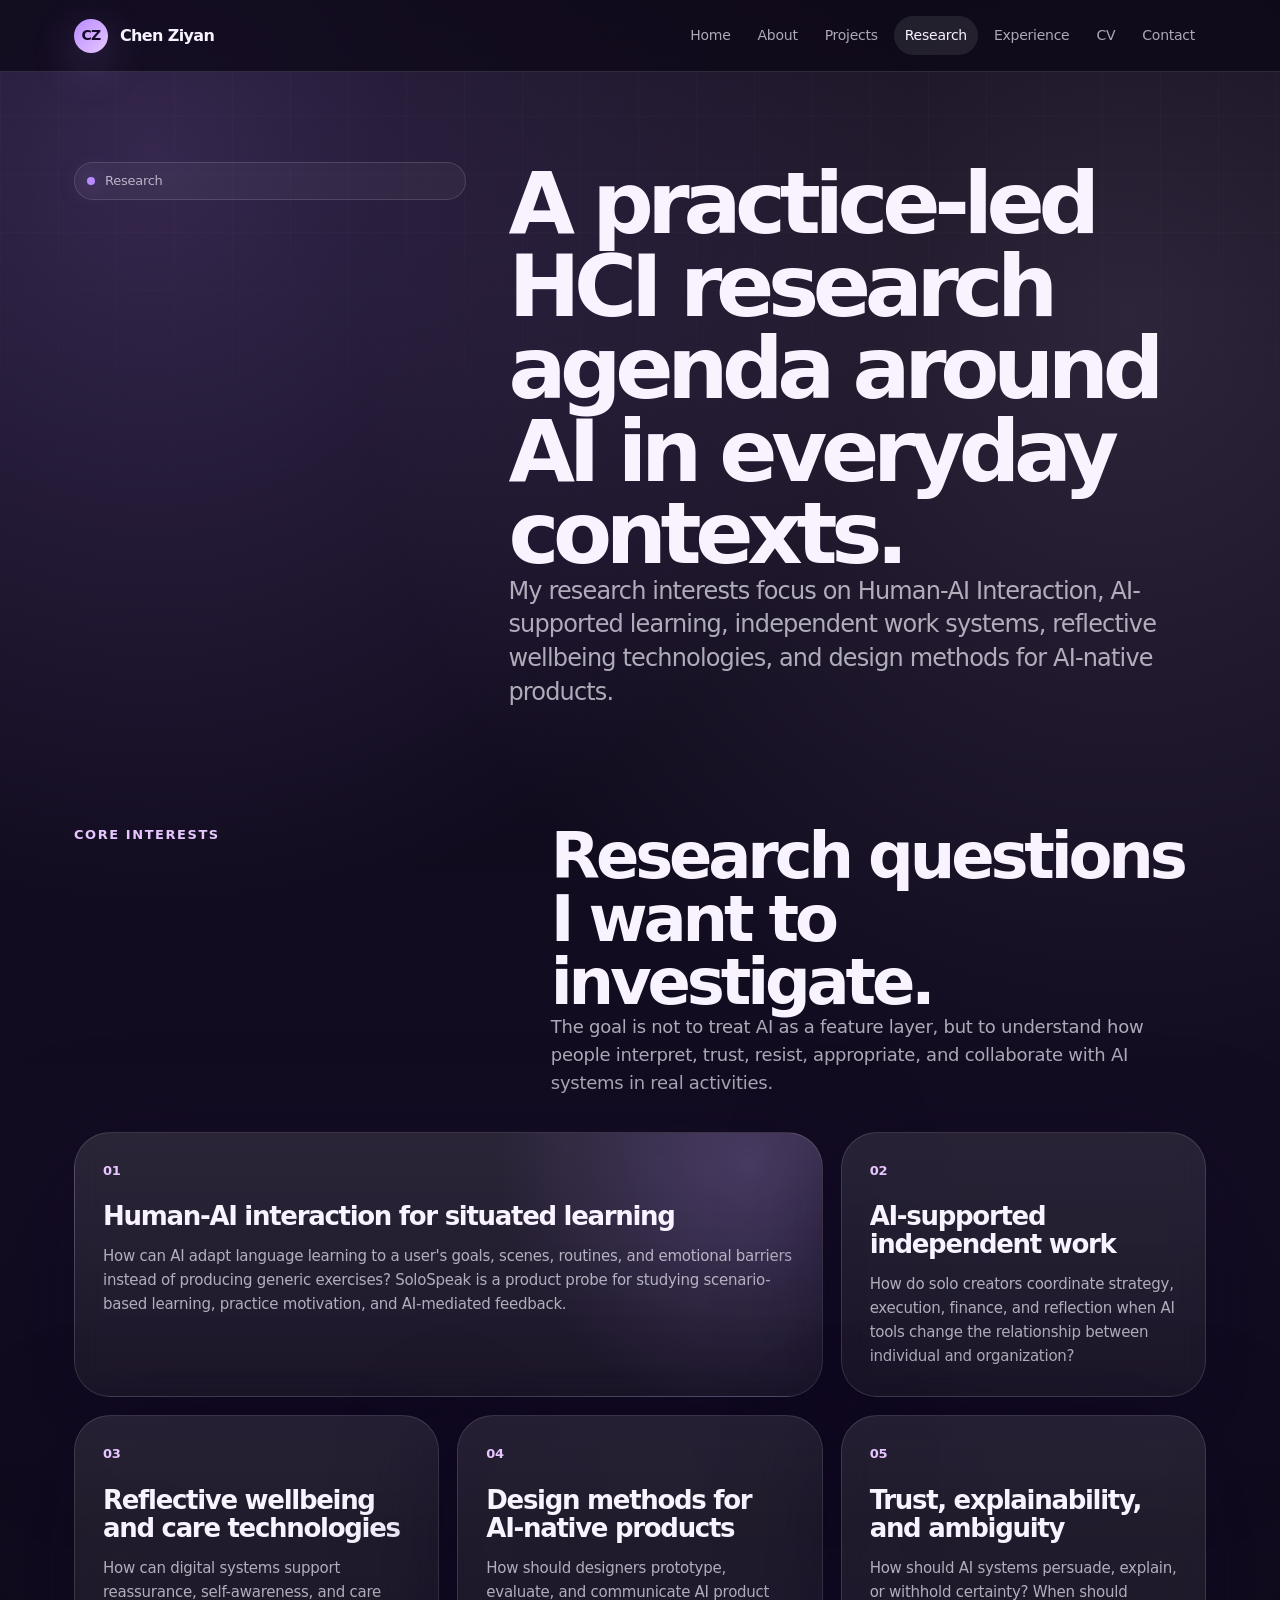
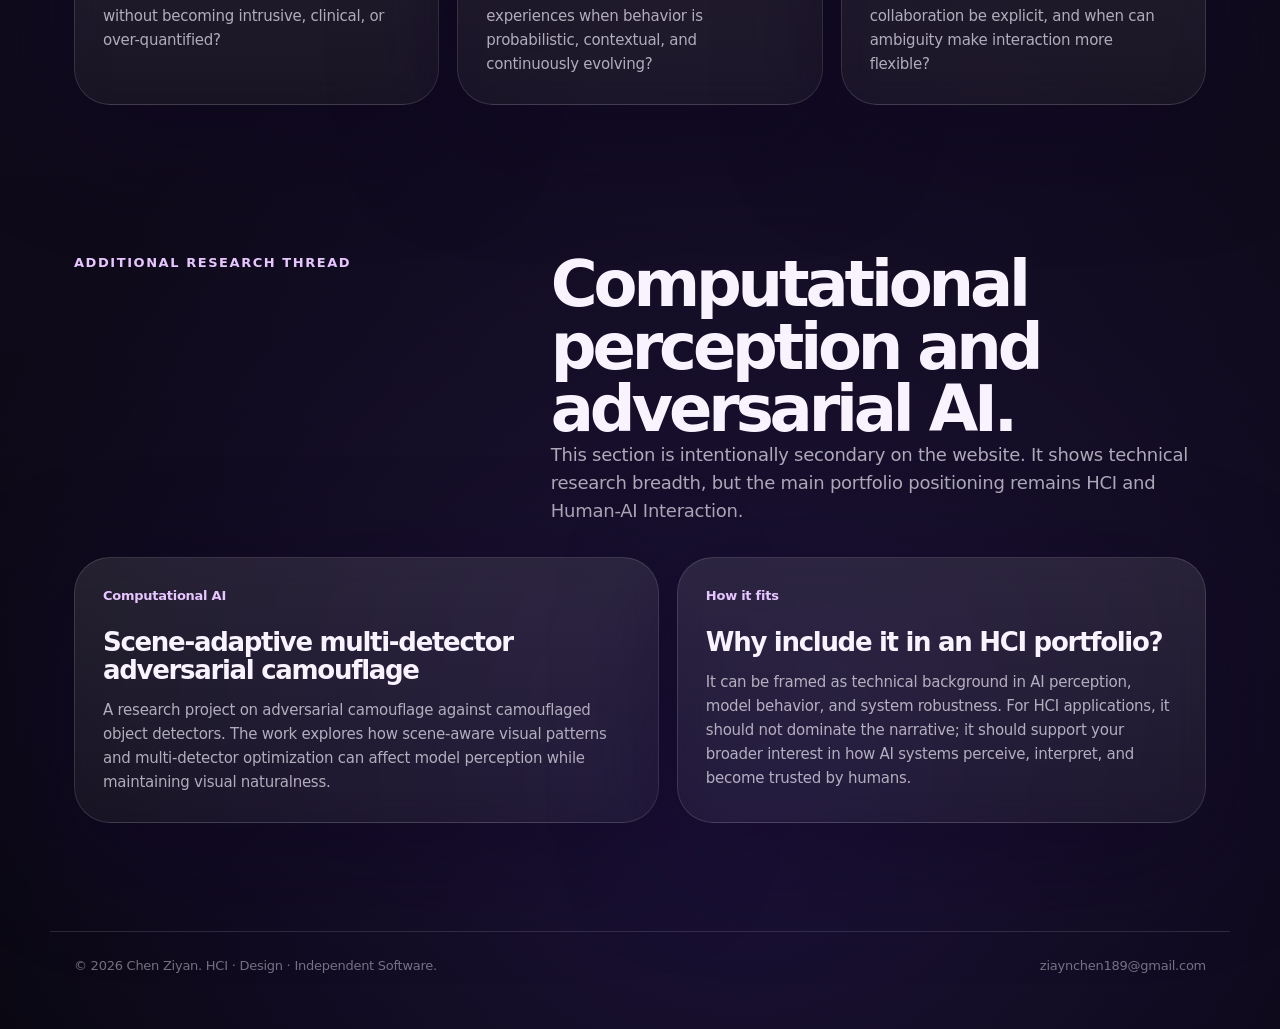
<file: research.html>
<!DOCTYPE html>
<html lang="en">
<head>
  <meta charset="UTF-8" />
  <meta name="viewport" content="width=device-width, initial-scale=1.0" />
  <title>Research — Chen Ziyan</title>
  <meta name="description" content="Research interests of Chen Ziyan in Human-AI Interaction, AI-supported learning, and HCI." />
  <link rel="stylesheet" href="styles.css" />
</head>
<body>
  <div class="page">
    
    <nav class="nav">
      <div class="nav-inner">
        <a href="index.html" class="brand" aria-label="Go to homepage">
          <span class="brand-mark">CZ</span>
          <span>Chen Ziyan</span>
        </a>
        <button class="nav-toggle" data-nav-toggle aria-label="Toggle navigation">Menu</button>
        <div class="nav-links" data-nav-links>
          <a href="index.html">Home</a><a href="about.html">About</a><a href="projects.html">Projects</a><a class="active" href="research.html">Research</a><a href="experience.html">Experience</a><a href="cv.html">CV</a><a href="mailto:ziaynchen189@gmail.com">Contact</a>
        </div>
      </div>
    </nav>
    <main>

      <div class="container">
        <header class="page-hero">
          <div class="eyebrow reveal"><span class="eyebrow-dot"></span> Research</div>
          <div>
            <h1 class="page-title reveal">A practice-led HCI research agenda around AI in everyday contexts.</h1>
            <p class="page-copy reveal">My research interests focus on Human-AI Interaction, AI-supported learning, independent work systems, reflective wellbeing technologies, and design methods for AI-native products.</p>
          </div>
        </header>
      </div>

      <section>
        <div class="container">
          <div class="section-head reveal">
            <div class="section-kicker">Core interests</div>
            <div>
              <h2 class="section-title">Research questions I want to investigate.</h2>
              <p class="section-copy">The goal is not to treat AI as a feature layer, but to understand how people interpret, trust, resist, appropriate, and collaborate with AI systems in real activities.</p>
            </div>
          </div>
          <div class="grid-3">
            <article class="research-card featured reveal">
              <div class="research-index">01</div>
              <h3>Human-AI interaction for situated learning</h3>
              <p>How can AI adapt language learning to a user's goals, scenes, routines, and emotional barriers instead of producing generic exercises? SoloSpeak is a product probe for studying scenario-based learning, practice motivation, and AI-mediated feedback.</p>
            </article>
            <article class="research-card reveal">
              <div class="research-index">02</div>
              <h3>AI-supported independent work</h3>
              <p>How do solo creators coordinate strategy, execution, finance, and reflection when AI tools change the relationship between individual and organization?</p>
            </article>
            <article class="research-card reveal">
              <div class="research-index">03</div>
              <h3>Reflective wellbeing and care technologies</h3>
              <p>How can digital systems support reassurance, self-awareness, and care without becoming intrusive, clinical, or over-quantified?</p>
            </article>
            <article class="research-card reveal">
              <div class="research-index">04</div>
              <h3>Design methods for AI-native products</h3>
              <p>How should designers prototype, evaluate, and communicate AI product experiences when behavior is probabilistic, contextual, and continuously evolving?</p>
            </article>
            <article class="research-card reveal">
              <div class="research-index">05</div>
              <h3>Trust, explainability, and ambiguity</h3>
              <p>How should AI systems persuade, explain, or withhold certainty? When should collaboration be explicit, and when can ambiguity make interaction more flexible?</p>
            </article>
          </div>
        </div>
      </section>

      <section>
        <div class="container">
          <div class="section-head reveal">
            <div class="section-kicker">Additional research thread</div>
            <div>
              <h2 class="section-title">Computational perception and adversarial AI.</h2>
              <p class="section-copy">This section is intentionally secondary on the website. It shows technical research breadth, but the main portfolio positioning remains HCI and Human-AI Interaction.</p>
            </div>
          </div>
          <div class="grid-2">
            <article class="research-card reveal">
              <div class="research-index">Computational AI</div>
              <h3>Scene-adaptive multi-detector adversarial camouflage</h3>
              <p>A research project on adversarial camouflage against camouflaged object detectors. The work explores how scene-aware visual patterns and multi-detector optimization can affect model perception while maintaining visual naturalness.</p>
            </article>
            <article class="research-card reveal">
              <div class="research-index">How it fits</div>
              <h3>Why include it in an HCI portfolio?</h3>
              <p>It can be framed as technical background in AI perception, model behavior, and system robustness. For HCI applications, it should not dominate the narrative; it should support your broader interest in how AI systems perceive, interpret, and become trusted by humans.</p>
            </article>
          </div>
        </div>
      </section>

    </main>
    <footer class="footer">
      <div class="footer-inner">
        <span>© 2026 Chen Ziyan. HCI · Design · Independent Software.</span>
        <span><a href="mailto:ziaynchen189@gmail.com">ziaynchen189@gmail.com</a></span>
      </div>
    </footer>
  </div>
  <script src="script.js"></script>
</body>
</html>
</file>
<file: styles.css>
:root {
  --bg: #0b0714;
  --bg-2: #130d22;
  --bg-3: #1b1230;
  --surface: rgba(255, 255, 255, 0.072);
  --surface-strong: rgba(255, 255, 255, 0.12);
  --surface-soft: rgba(255, 255, 255, 0.045);
  --text: #f8f3ff;
  --muted: rgba(248, 243, 255, 0.68);
  --faint: rgba(248, 243, 255, 0.44);
  --line: rgba(248, 243, 255, 0.135);
  --line-strong: rgba(248, 243, 255, 0.22);
  --accent: #b88cff;
  --accent-2: #e7c6ff;
  --accent-3: #7c4dff;
  --accent-4: #ffb8e8;
  --shadow: 0 30px 110px rgba(16, 6, 36, 0.52);
  --radius-xl: 36px;
  --radius-lg: 26px;
  --radius-md: 18px;
  --max: 1180px;
}

* { box-sizing: border-box; margin: 0; padding: 0; }
html { scroll-behavior: smooth; }
body {
  min-height: 100vh;
  background:
    radial-gradient(circle at 12% 6%, rgba(184, 140, 255, 0.24), transparent 28%),
    radial-gradient(circle at 88% 12%, rgba(231, 198, 255, 0.15), transparent 30%),
    radial-gradient(circle at 58% 92%, rgba(124, 77, 255, 0.16), transparent 34%),
    linear-gradient(180deg, var(--bg) 0%, var(--bg-2) 44%, #08060f 100%);
  color: var(--text);
  font-family: Inter, ui-sans-serif, system-ui, -apple-system, BlinkMacSystemFont, "Segoe UI", sans-serif;
  line-height: 1.5;
  letter-spacing: -0.016em;
  overflow-x: hidden;
}

body::before {
  content: "";
  position: fixed;
  inset: 0;
  pointer-events: none;
  background-image:
    linear-gradient(rgba(255,255,255,0.035) 1px, transparent 1px),
    linear-gradient(90deg, rgba(255,255,255,0.035) 1px, transparent 1px);
  background-size: 58px 58px;
  mask-image: linear-gradient(to bottom, rgba(0,0,0,0.65), transparent 72%);
  z-index: 0;
}

a { color: inherit; text-decoration: none; }
img { max-width: 100%; display: block; }

.page { position: relative; z-index: 1; }
.container { max-width: var(--max); margin: 0 auto; padding: 0 24px; }

.nav {
  position: sticky;
  top: 0;
  z-index: 20;
  backdrop-filter: blur(24px);
  background: rgba(11, 7, 20, 0.7);
  border-bottom: 1px solid var(--line);
}
.nav-inner {
  max-width: var(--max);
  margin: 0 auto;
  padding: 16px 24px;
  display: flex;
  align-items: center;
  justify-content: space-between;
  gap: 24px;
}
.brand { display: flex; align-items: center; gap: 12px; font-weight: 720; letter-spacing: -0.04em; }
.brand-mark {
  width: 34px; height: 34px; border-radius: 50%; display: grid; place-items: center;
  background: linear-gradient(135deg, var(--accent), var(--accent-2)); color: #160a2e;
  font-size: 14px; font-weight: 840; box-shadow: 0 14px 44px rgba(184,140,255,0.28);
}
.nav-links { display: flex; align-items: center; gap: 5px; color: var(--muted); font-size: 14px; }
.nav-links a { padding: 9px 11px; border-radius: 999px; transition: .2s ease; }
.nav-links a:hover, .nav-links a.active { color: var(--text); background: rgba(255,255,255,.085); }
.nav-toggle { display: none; }

.hero {
  padding: 96px 0 64px;
  display: grid;
  grid-template-columns: minmax(0, 1.12fr) minmax(320px, .88fr);
  gap: 46px;
  align-items: end;
}
.page-hero {
  padding: 90px 0 42px;
  display: grid;
  grid-template-columns: .72fr 1.28fr;
  gap: 42px;
  align-items: start;
}
.eyebrow {
  display: inline-flex; align-items: center; gap: 10px; padding: 8px 12px;
  border: 1px solid var(--line); border-radius: 999px; background: rgba(255,255,255,.045);
  color: var(--muted); font-size: 13px; margin-bottom: 26px;
}
.eyebrow-dot { width: 8px; height: 8px; border-radius: 50%; background: var(--accent); box-shadow: 0 0 26px rgba(184,140,255,.9); }
h1, .display-title {
  max-width: 900px; font-size: clamp(52px, 8vw, 108px); line-height: .93;
  letter-spacing: -.075em; font-weight: 780;
}
.page-title {
  font-size: clamp(46px, 7vw, 86px); line-height: .96; letter-spacing: -.074em; font-weight: 780;
}
.title-accent {
  color: transparent; background: linear-gradient(110deg, #f8f3ff, var(--accent) 45%, var(--accent-2) 88%);
  -webkit-background-clip: text; background-clip: text;
}
.hero-copy, .page-copy {
  max-width: 740px; margin-top: 28px; color: var(--muted); font-size: clamp(18px, 2.1vw, 24px);
  line-height: 1.4; letter-spacing: -.035em;
}
.page-copy { margin-top: 0; }
.hero-actions { display: flex; flex-wrap: wrap; align-items: center; gap: 14px; margin-top: 34px; }
.button {
  display: inline-flex; align-items: center; justify-content: center; min-height: 48px; padding: 0 18px;
  border-radius: 999px; font-size: 14px; font-weight: 710; transition: transform .2s ease, background .2s ease, border-color .2s ease;
}
.button:hover { transform: translateY(-2px); }
.button-primary { background: var(--text); color: #160a2e; box-shadow: 0 18px 60px rgba(248,243,255,.18); }
.button-secondary { border: 1px solid var(--line); background: rgba(255,255,255,.052); color: var(--text); }
.button-secondary:hover { background: rgba(255,255,255,.09); border-color: var(--line-strong); }

.hero-panel, .glass-card, .contact-card, .project-card, .research-card, .timeline, .cv-panel {
  border: 1px solid var(--line); background: linear-gradient(180deg, rgba(255,255,255,.095), rgba(255,255,255,.042));
  box-shadow: var(--shadow); backdrop-filter: blur(14px);
}
.hero-panel { position: relative; border-radius: var(--radius-xl); overflow: hidden; min-height: 460px; padding: 24px; }
.hero-panel::before {
  content:""; position:absolute; inset:-38% -22% auto auto; width:330px; height:330px;
  background: radial-gradient(circle, rgba(184,140,255,.36), transparent 66%); filter: blur(8px);
}
.panel-top { position: relative; display: flex; align-items: center; justify-content: space-between; color: var(--faint); font-size: 13px; margin-bottom: 56px; gap: 12px; }
.status-pill { display: inline-flex; align-items: center; gap: 8px; padding: 8px 10px; border: 1px solid var(--line); border-radius: 999px; background: rgba(0,0,0,.12); }
.signal { width: 7px; height: 7px; border-radius: 50%; background: var(--accent-2); }
.panel-name { position: relative; font-size: 42px; line-height: .98; letter-spacing: -.06em; font-weight: 740; max-width: 360px; }
.panel-role { position: relative; margin-top: 18px; color: var(--muted); font-size: 15px; max-width: 330px; }
.orbit { position: absolute; right: 28px; bottom: 28px; width: 176px; height: 176px; border: 1px solid rgba(248,243,255,.15); border-radius: 50%; display: grid; place-items: center; animation: rotate 18s linear infinite; }
.orbit::before, .orbit::after { content:""; position:absolute; border-radius:50%; background: var(--accent); }
.orbit::before { width:12px; height:12px; top:16px; left:24px; }
.orbit::after { width:8px; height:8px; right:12px; bottom:42px; background: var(--accent-2); }
.orbit-inner { width:88px; height:88px; border-radius:50%; background: rgba(255,255,255,.075); border:1px solid var(--line); }
@keyframes rotate { from { transform: rotate(0deg); } to { transform: rotate(360deg); } }

.metrics { display: grid; grid-template-columns: repeat(4, 1fr); gap: 14px; margin-top: 28px; }
.metric { border: 1px solid var(--line); background: rgba(255,255,255,.045); border-radius: var(--radius-lg); padding: 18px; }
.metric-value { display: block; font-size: 28px; line-height: 1; letter-spacing: -.05em; font-weight: 780; }
.metric-label { display: block; color: var(--faint); font-size: 13px; margin-top: 9px; }

section { padding: 74px 0; }
.section-head { display: grid; grid-template-columns: .8fr 1.2fr; gap: 40px; align-items: start; margin-bottom: 30px; }
.section-kicker { color: var(--accent-2); font-size: 13px; font-weight: 760; text-transform: uppercase; letter-spacing: .12em; }
.section-title { font-size: clamp(34px, 5vw, 64px); line-height: .98; letter-spacing: -.065em; font-weight: 760; }
.section-copy { color: var(--muted); font-size: 18px; line-height: 1.56; max-width: 720px; }

.grid-2 { display: grid; grid-template-columns: 1.05fr .95fr; gap: 18px; margin-top: 32px; }
.grid-3 { display: grid; grid-template-columns: repeat(3, 1fr); gap: 18px; margin-top: 34px; }
.grid-4 { display: grid; grid-template-columns: repeat(4, 1fr); gap: 14px; margin-top: 24px; }
.glass-card { border-radius: var(--radius-xl); padding: 28px; }
.glass-card p, .body-text { color: var(--muted); font-size: 17px; line-height: 1.62; }
.tag-list { display: flex; flex-wrap: wrap; gap: 10px; margin-top: 24px; }
.tag { border: 1px solid var(--line); color: var(--muted); background: rgba(255,255,255,.045); border-radius: 999px; padding: 9px 12px; font-size: 13px; }
.stack-card { display: grid; gap: 14px; }
.stack-item { display:flex; justify-content:space-between; gap:18px; border-bottom:1px solid var(--line); padding-bottom:14px; }
.stack-item:last-child { border-bottom:0; padding-bottom:0; }
.stack-item strong { font-size:15px; letter-spacing:-.03em; }
.stack-item span { color:var(--faint); font-size:14px; text-align:right; }

.project-card { position: relative; min-height: 430px; border-radius: var(--radius-xl); overflow: hidden; padding: 24px; display:flex; flex-direction:column; justify-content:space-between; transition: transform .25s ease, border-color .25s ease, background .25s ease; }
.project-card:hover { transform: translateY(-6px); border-color: var(--line-strong); background: linear-gradient(180deg, rgba(255,255,255,.13), rgba(255,255,255,.05)); }
.project-visual { height: 150px; border-radius: 22px; border: 1px solid var(--line); margin-bottom: 24px; background:
  radial-gradient(circle at 24% 24%, rgba(184,140,255,.34), transparent 36%),
  radial-gradient(circle at 76% 34%, rgba(231,198,255,.22), transparent 38%),
  linear-gradient(135deg, rgba(255,255,255,.1), rgba(255,255,255,.03)); position: relative; overflow: hidden; }
.project-visual::after { content:""; position:absolute; inset:22px; border-radius:18px; border:1px solid rgba(248,243,255,.14); background: rgba(11,7,20,.28); backdrop-filter: blur(8px); }
.project-card:nth-child(2n) .project-visual { background:
  radial-gradient(circle at 22% 30%, rgba(159,109,255,.32), transparent 36%),
  radial-gradient(circle at 74% 42%, rgba(255,184,232,.2), transparent 40%),
  linear-gradient(135deg, rgba(255,255,255,.1), rgba(255,255,255,.03)); }
.project-card:nth-child(3n) .project-visual { background:
  radial-gradient(circle at 20% 74%, rgba(184,140,255,.32), transparent 34%),
  radial-gradient(circle at 80% 18%, rgba(231,198,255,.22), transparent 38%),
  linear-gradient(135deg, rgba(255,255,255,.1), rgba(255,255,255,.03)); }
.project-meta { display:flex; align-items:center; justify-content:space-between; gap:14px; margin-bottom:18px; color:var(--faint); font-size:13px; }
.project-title { font-size: 30px; line-height: 1; letter-spacing: -.055em; margin-bottom: 15px; }
.project-desc { color: var(--muted); font-size: 15px; line-height: 1.58; }
.project-link { margin-top: 26px; color: var(--text); font-size: 14px; font-weight: 700; }

.research-card { border-radius: var(--radius-xl); padding: 28px; }
.research-index { color: var(--accent-2); font-size: 13px; font-weight: 780; margin-bottom: 22px; }
.research-card h3 { font-size: 26px; line-height: 1.08; letter-spacing: -.05em; margin-bottom: 14px; }
.research-card p { color: var(--muted); font-size: 15px; line-height: 1.6; }
.research-card.featured { grid-column: span 2; min-height: 260px; background:
  radial-gradient(circle at 90% 12%, rgba(184,140,255,.22), transparent 35%),
  linear-gradient(180deg, rgba(255,255,255,.1), rgba(255,255,255,.045)); }

.timeline { margin-top: 34px; border-radius: var(--radius-xl); overflow: hidden; }
.timeline-row { display:grid; grid-template-columns: 190px 1fr; gap:24px; padding:26px 28px; border-bottom:1px solid var(--line); background: rgba(255,255,255,.026); }
.timeline-row:last-child { border-bottom:0; }
.timeline-date { color: var(--faint); font-size: 14px; }
.timeline-row h3 { font-size: 22px; letter-spacing: -.04em; margin-bottom: 8px; }
.timeline-row p, .timeline-row li { color: var(--muted); font-size: 15px; line-height: 1.55; max-width: 780px; }
.timeline-row ul { padding-left: 18px; margin-top: 8px; }

.cv-panel { border-radius: var(--radius-xl); padding: 30px; }
.cv-list { display:grid; gap:18px; margin-top:20px; }
.cv-item { display:grid; grid-template-columns: 180px 1fr; gap:22px; padding-bottom:18px; border-bottom:1px solid var(--line); }
.cv-item:last-child { border-bottom:0; padding-bottom:0; }
.cv-date { color: var(--faint); font-size:14px; }
.cv-item h3 { font-size:22px; letter-spacing:-.045em; margin-bottom:6px; }
.cv-item p { color: var(--muted); font-size:15px; line-height:1.55; }

.contact-card { position:relative; padding: clamp(32px,6vw,68px); border-radius:42px; background:
  radial-gradient(circle at 86% 20%, rgba(184,140,255,.24), transparent 30%),
  radial-gradient(circle at 12% 82%, rgba(231,198,255,.16), transparent 32%),
  rgba(255,255,255,.07); overflow:hidden; }
.contact-card h2 { font-size: clamp(42px,7vw,86px); line-height:.96; letter-spacing:-.075em; max-width:780px; margin-bottom:24px; }
.contact-card p { color: var(--muted); max-width:650px; font-size:18px; line-height:1.55; }
.contact-links { display:flex; flex-wrap:wrap; gap:12px; margin-top:32px; }

.footer { padding: 34px 0 54px; color: var(--faint); font-size:13px; }
.footer-inner { max-width: var(--max); margin:0 auto; padding:24px 24px 0; display:flex; justify-content:space-between; gap:24px; border-top:1px solid var(--line); }

.reveal { opacity: 0; transform: translateY(18px); transition: opacity .7s ease, transform .7s ease; }
.reveal.visible { opacity: 1; transform: translateY(0); }

@media (max-width: 960px) {
  .hero, .page-hero, .section-head, .grid-2 { grid-template-columns: 1fr; }
  .grid-3, .grid-4, .metrics { grid-template-columns: 1fr 1fr; }
  .research-card.featured { grid-column: span 1; }
  .hero { padding-top: 70px; }
  .hero-panel { min-height: 390px; }
}
@media (max-width: 720px) {
  .nav-inner { padding: 14px 18px; align-items:flex-start; }
  .nav-links { display: none; position:absolute; left:18px; right:18px; top:64px; padding:10px; border:1px solid var(--line); border-radius:22px; background: rgba(16,10,30,.96); backdrop-filter: blur(20px); flex-direction:column; align-items:stretch; }
  .nav-links.open { display:flex; }
  .nav-toggle { display:inline-flex; border:1px solid var(--line); background:rgba(255,255,255,.06); color:var(--text); border-radius:999px; padding:8px 12px; font:inherit; font-size:13px; }
  .container { padding: 0 18px; }
  .hero { padding: 58px 0 44px; }
  .page-hero { padding: 58px 0 26px; }
  h1, .display-title { font-size: 54px; }
  .hero-copy, .page-copy, .section-copy, .glass-card p, .contact-card p { font-size: 16px; }
  .hero-panel { padding: 20px; min-height: 360px; }
  .panel-name { font-size: 34px; }
  .orbit { width: 132px; height: 132px; }
  .grid-3, .grid-4, .metrics { grid-template-columns: 1fr; }
  .timeline-row, .cv-item { grid-template-columns: 1fr; gap: 8px; padding: 22px; }
  .footer-inner { flex-direction: column; }
  section { padding: 54px 0; }
}
</file>
